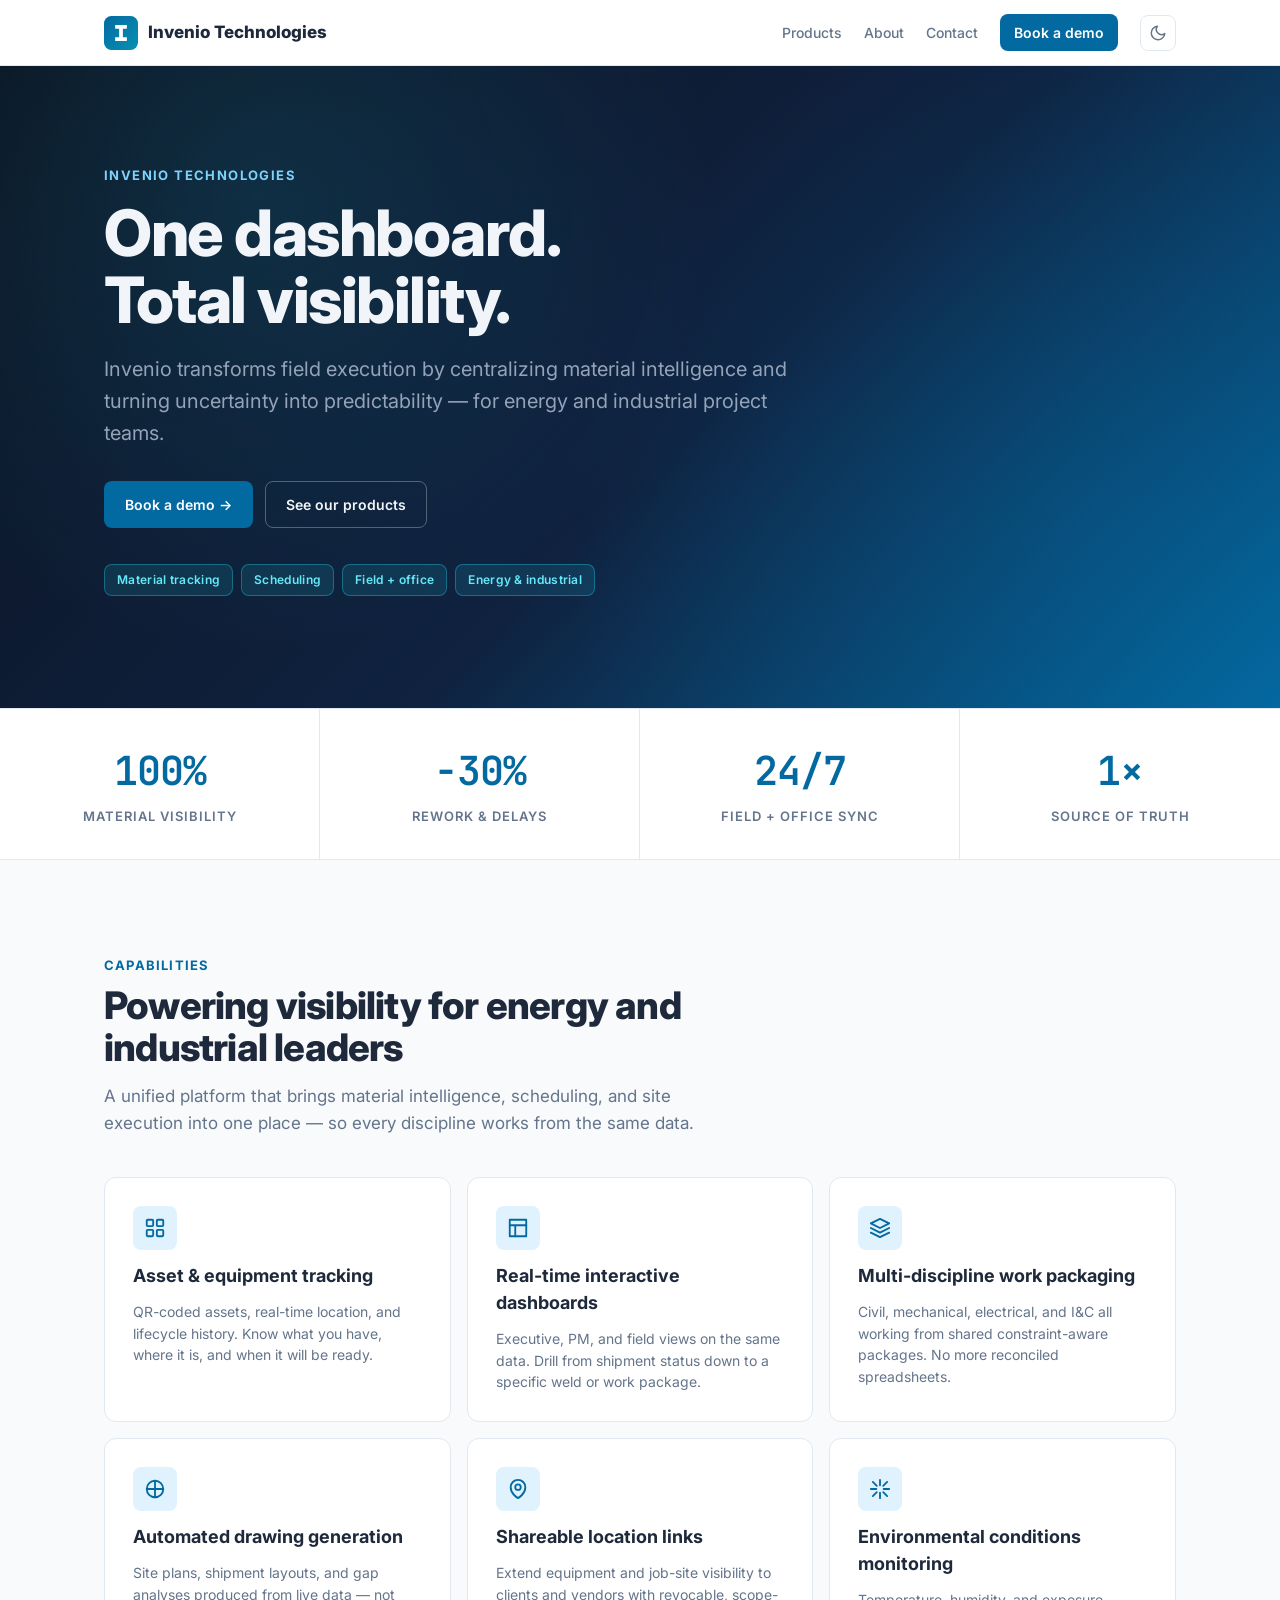
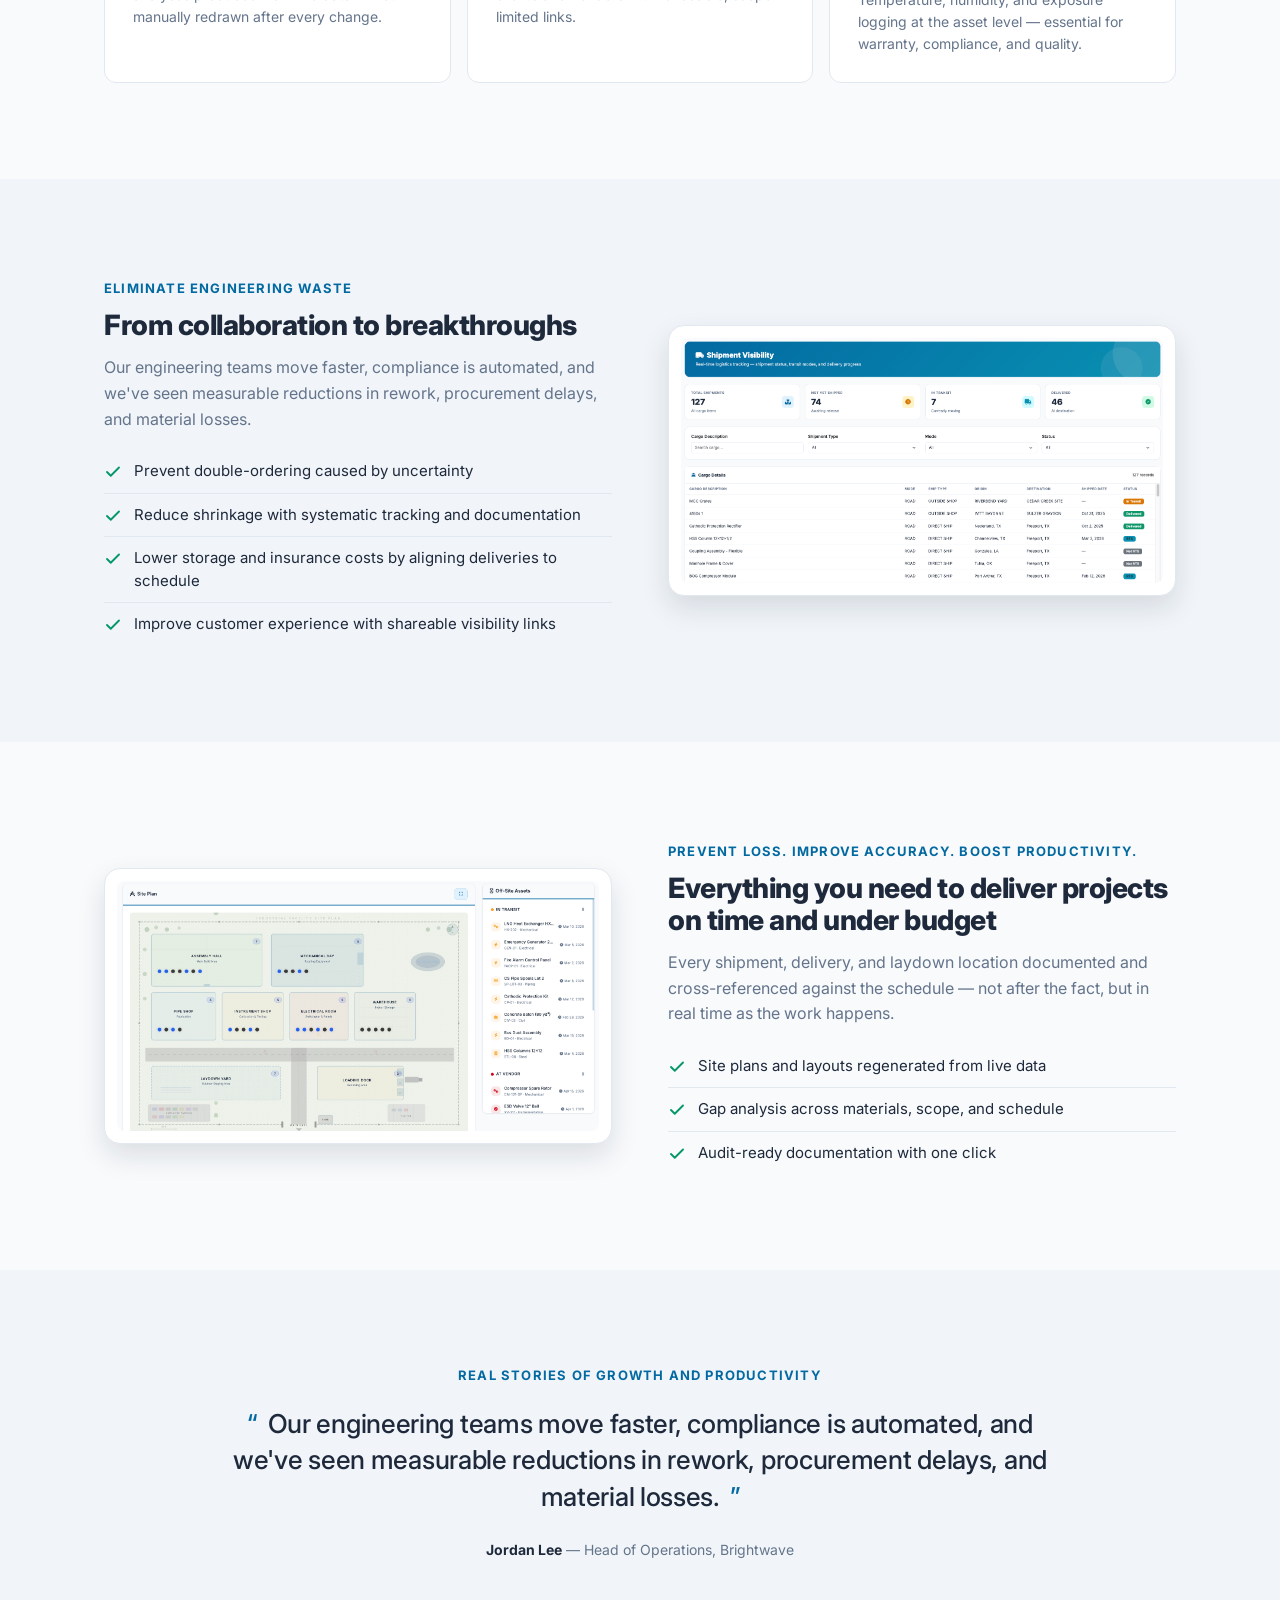
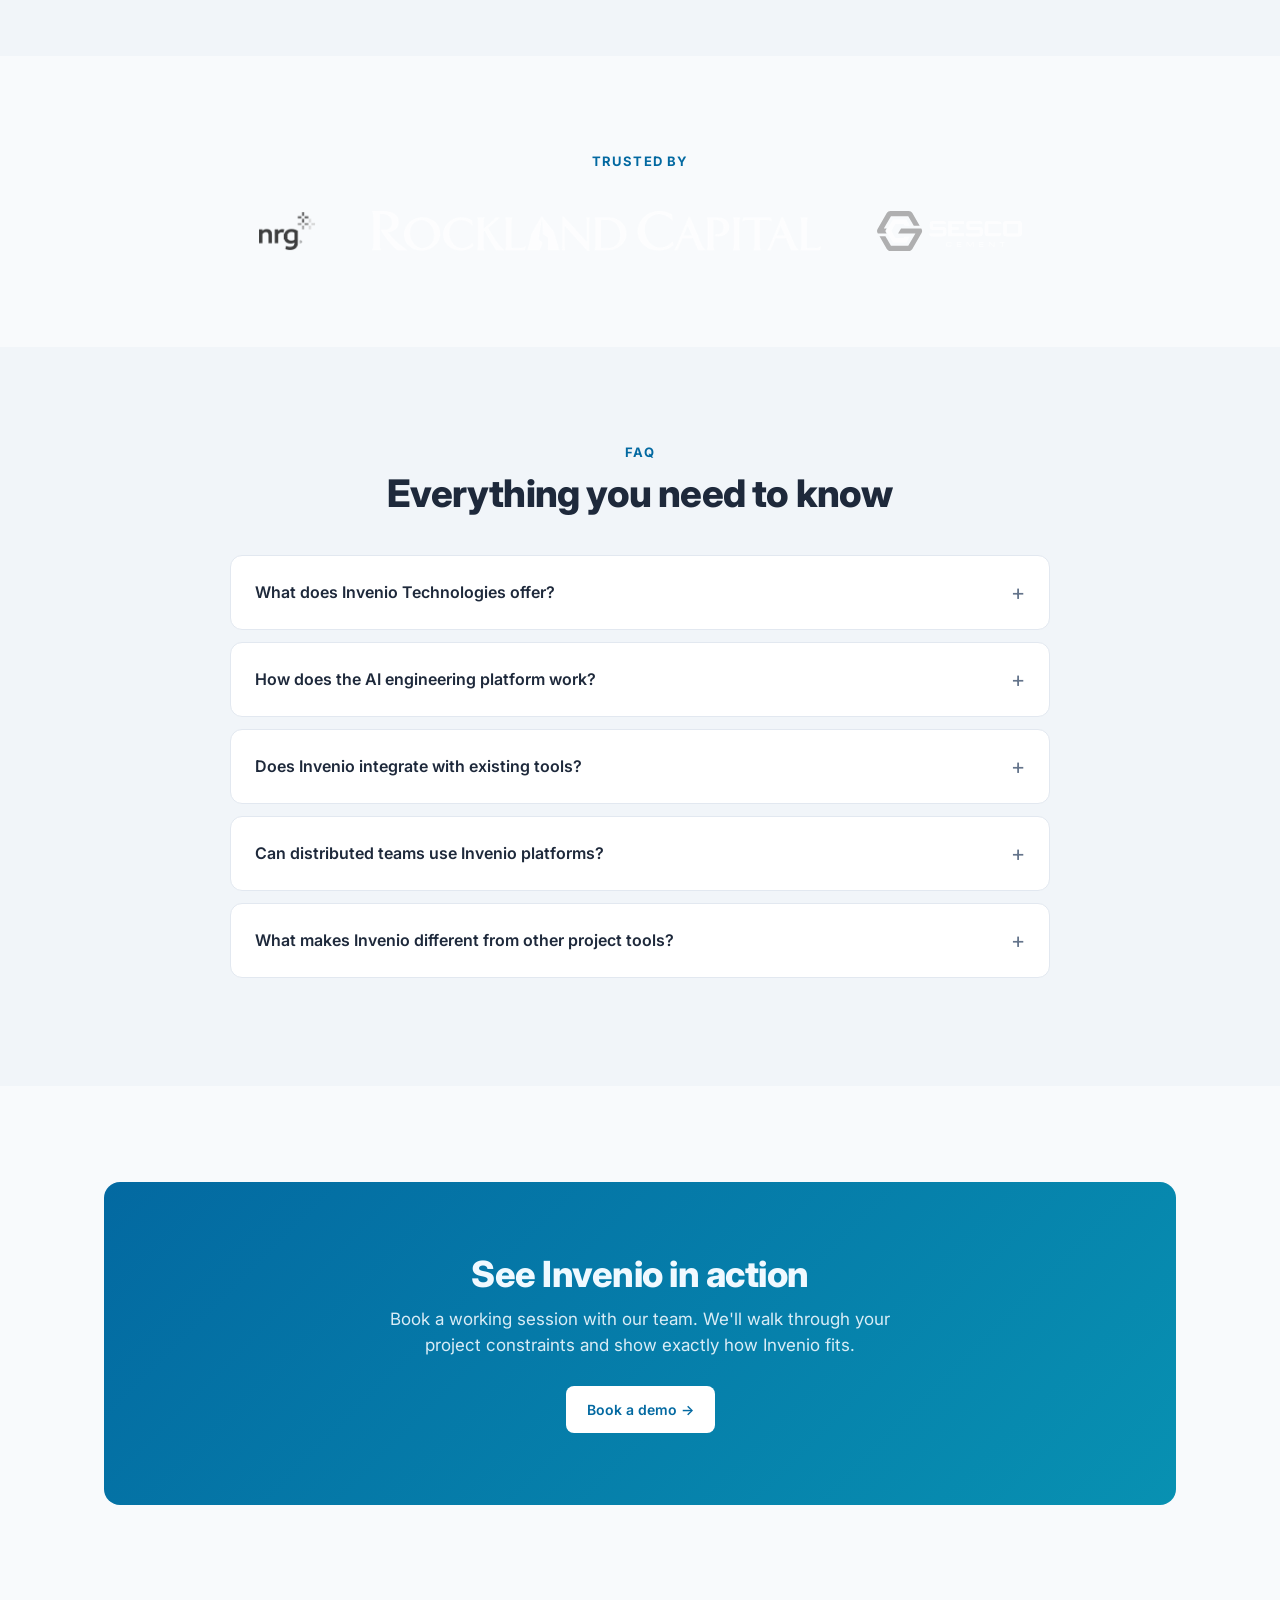
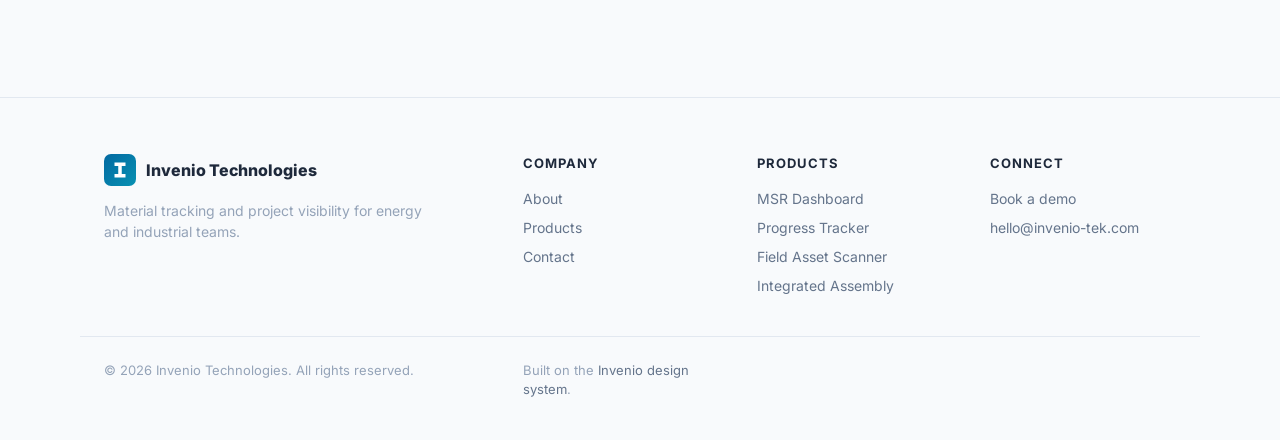
<file: index.html>
<!DOCTYPE html>
<html lang="en">
<head>
<meta charset="UTF-8">
<meta name="viewport" content="width=device-width, initial-scale=1.0">
<title>Invenio Technologies — One dashboard. Total visibility.</title>
<meta name="description" content="Invenio Technologies builds material-tracking, scheduling, and visibility software for energy and industrial project teams.">
<meta property="og:title" content="Invenio Technologies">
<meta property="og:description" content="Material tracking and project visibility for energy and industrial teams.">
<meta property="og:type" content="website">
<link rel="icon" type="image/svg+xml" href="favicon.svg">
<link rel="preconnect" href="https://fonts.googleapis.com">
<link rel="preconnect" href="https://fonts.gstatic.com" crossorigin>
<link href="https://fonts.googleapis.com/css2?family=Inter:wght@400;500;600;700;800;900&family=JetBrains+Mono:wght@400;600&display=swap" rel="stylesheet">
<style>
  :root,
  [data-theme="light"] {
    --canvas: #f8fafc;
    --surface: #ffffff;
    --raised: #f1f5f9;
    --border: #e2e8f0;
    --border-strong: #cbd5e1;
    --text: #1e293b;
    --text-muted: #64748b;
    --text-subtle: #94a3b8;
    --text-inverse: #ffffff;
    --primary: #0369a1;
    --primary-hover: #075985;
    --primary-soft: #e0f2fe;
    --accent: #0891b2;
    --accent-soft: #cffafe;
    --success: #059669;
    --radius-sm: 6px;
    --radius-md: 8px;
    --radius-lg: 12px;
    --radius-xl: 16px;
    --shadow-sm: 0 1px 2px rgba(15,23,42,0.05);
    --shadow-md: 0 4px 12px rgba(15,23,42,0.08);
    --shadow-lg: 0 12px 28px rgba(15,23,42,0.12);
    --nav-bg: rgba(255,255,255,0.92);
    --hero-bg: linear-gradient(135deg, #0B1220 0%, #0F2240 55%, #0369A1 100%);
    --hero-text: #F1F5F9;
    --hero-muted: #94A3B8;
    --motion-fast: 120ms;
    --motion-standard: 180ms;
    --ease-standard: cubic-bezier(0.2, 0, 0, 1);
    --mono: 'JetBrains Mono', ui-monospace, Menlo, monospace;
  }
  [data-theme="dark"] {
    --canvas: #0b1220;
    --surface: #111a2e;
    --raised: #1a2744;
    --border: #334155;
    --border-strong: #475569;
    --text: #f1f5f9;
    --text-muted: #94a3b8;
    --text-subtle: #64748b;
    --text-inverse: #0b1220;
    --primary: #22d3ee;
    --primary-hover: #67e8f9;
    --primary-soft: rgba(34,211,238,0.14);
    --accent: #0891b2;
    --accent-soft: rgba(8,145,178,0.18);
    --success: #10b981;
    --nav-bg: rgba(11,18,32,0.88);
    --shadow-sm: 0 1px 2px rgba(0,0,0,0.4);
    --shadow-md: 0 4px 12px rgba(0,0,0,0.5);
    --shadow-lg: 0 12px 28px rgba(0,0,0,0.6);
    --hero-bg: linear-gradient(135deg, #05070D 0%, #0B1220 55%, #0E3A5F 100%);
  }
  * { margin: 0; padding: 0; box-sizing: border-box; }
  html { scroll-behavior: smooth; }
  body {
    font-family: 'Inter', system-ui, -apple-system, sans-serif;
    background: var(--canvas);
    color: var(--text);
    line-height: 1.5;
    -webkit-font-smoothing: antialiased;
    transition: background-color var(--motion-standard) var(--ease-standard), color var(--motion-standard) var(--ease-standard);
  }
  a { color: var(--primary); text-decoration: none; }
  a:hover { color: var(--primary-hover); }
  img { max-width: 100%; display: block; }
  code {
    font-family: var(--mono);
    font-size: 0.9em;
    background: var(--raised);
    padding: 2px 6px;
    border-radius: var(--radius-sm);
  }

  .container { max-width: 1120px; margin: 0 auto; padding: 0 24px; }

  /* ── Nav ──────────────────────────────────────────── */
  nav {
    background: var(--nav-bg);
    backdrop-filter: blur(12px);
    -webkit-backdrop-filter: blur(12px);
    border-bottom: 1px solid var(--border);
    padding: 14px 0;
    position: sticky; top: 0; z-index: 100;
  }
  nav .container { display: flex; align-items: center; justify-content: space-between; gap: 16px; }
  .logo { display: flex; align-items: center; gap: 10px; font-weight: 800; font-size: 17px; color: var(--text); }
  .logo img { width: 34px; height: 34px; display: block; }
  .nav-links { display: flex; gap: 22px; align-items: center; }
  .nav-links a { color: var(--text-muted); font-size: 14px; font-weight: 500; }
  .nav-links a:hover { color: var(--primary); }
  .nav-links a.cta {
    background: var(--primary); color: var(--text-inverse);
    padding: 8px 14px; border-radius: var(--radius-md); font-weight: 600;
  }
  .nav-links a.cta:hover { background: var(--primary-hover); color: var(--text-inverse); }
  .theme-toggle {
    display: inline-flex; align-items: center; justify-content: center;
    width: 36px; height: 36px;
    border: 1px solid var(--border); background: var(--surface); color: var(--text-muted);
    border-radius: var(--radius-md); cursor: pointer;
    transition: color var(--motion-fast) var(--ease-standard), border-color var(--motion-fast) var(--ease-standard);
  }
  .theme-toggle:hover { color: var(--primary); border-color: var(--primary); }
  .theme-toggle svg { width: 18px; height: 18px; }
  [data-theme="light"] .theme-toggle .icon-sun { display: none; }
  [data-theme="dark"] .theme-toggle .icon-moon { display: none; }

  /* ── Hero ─────────────────────────────────────────── */
  .hero {
    background: var(--hero-bg);
    color: var(--hero-text);
    padding: 96px 0 112px;
    position: relative; overflow: hidden;
  }
  .hero::after {
    content: ""; position: absolute; inset: 0;
    background-image:
      radial-gradient(circle at 20% 20%, rgba(34,211,238,0.12), transparent 40%),
      radial-gradient(circle at 85% 70%, rgba(3,105,161,0.22), transparent 45%);
    pointer-events: none;
  }
  .hero .container { position: relative; z-index: 1; }
  .hero .eyebrow {
    font-size: 13px; font-weight: 700; letter-spacing: 1.4px; text-transform: uppercase;
    color: #7dd3fc;
  }
  .hero h1 {
    font-size: 64px; font-weight: 800; line-height: 1.04;
    letter-spacing: -1.5px;
    margin: 14px 0 20px;
    max-width: 860px;
  }
  .hero p.lead {
    font-size: 20px; color: var(--hero-muted);
    max-width: 700px; line-height: 1.6;
  }
  .hero-actions {
    display: flex; gap: 12px; flex-wrap: wrap; margin-top: 32px;
  }
  .btn {
    display: inline-flex; align-items: center; gap: 8px;
    padding: 12px 20px; border-radius: var(--radius-md);
    font-size: 14px; font-weight: 600; border: 1px solid transparent;
    transition: background var(--motion-fast) var(--ease-standard), color var(--motion-fast) var(--ease-standard), border-color var(--motion-fast) var(--ease-standard);
    cursor: pointer;
  }
  .btn-primary { background: var(--primary); color: var(--text-inverse); }
  .btn-primary:hover { background: var(--primary-hover); color: var(--text-inverse); }
  .btn-ghost {
    background: transparent; color: var(--hero-text);
    border-color: rgba(241,245,249,0.3);
  }
  .btn-ghost:hover { border-color: rgba(241,245,249,0.7); color: var(--hero-text); }
  .hero-badges {
    display: flex; flex-wrap: wrap; gap: 8px; margin-top: 36px;
  }
  .hero-badges .badge {
    display: inline-flex; align-items: center;
    padding: 6px 12px; border-radius: var(--radius-md);
    font-size: 12px; font-weight: 600; letter-spacing: 0.3px;
    background: rgba(34,211,238,0.12); color: #67e8f9;
    border: 1px solid rgba(34,211,238,0.35);
  }

  /* ── Section scaffolding ──────────────────────────── */
  .section { padding: 96px 0; }
  .section.alt { background: var(--raised); }
  .section-head { margin-bottom: 40px; max-width: 720px; }
  .section-head .eyebrow {
    font-size: 13px; font-weight: 700; letter-spacing: 1.2px;
    text-transform: uppercase; color: var(--primary); display: block;
  }
  .section-head h2 {
    font-size: 38px; font-weight: 800; letter-spacing: -0.8px;
    line-height: 1.1; margin-top: 10px;
  }
  .section-head p {
    color: var(--text-muted); font-size: 17px; line-height: 1.6;
    margin-top: 14px; max-width: 640px;
  }

  /* ── Feature card grid ────────────────────────────── */
  .card-grid {
    display: grid;
    grid-template-columns: repeat(auto-fit, minmax(280px, 1fr));
    gap: 16px;
  }
  .card {
    background: var(--surface);
    border: 1px solid var(--border);
    border-radius: var(--radius-lg);
    padding: 28px;
    text-decoration: none;
    color: inherit;
    transition: transform var(--motion-fast) var(--ease-standard), border-color var(--motion-fast) var(--ease-standard), box-shadow var(--motion-fast) var(--ease-standard);
    display: flex; flex-direction: column; gap: 12px;
  }
  .card:hover {
    border-color: var(--primary);
    transform: translateY(-2px);
    box-shadow: var(--shadow-md);
    color: inherit;
  }
  .card-icon {
    width: 44px; height: 44px;
    border-radius: var(--radius-md);
    background: var(--primary-soft); color: var(--primary);
    display: inline-flex; align-items: center; justify-content: center;
  }
  .card-icon svg { width: 22px; height: 22px; }
  .card h3 { font-size: 18px; font-weight: 700; }
  .card p { font-size: 14px; color: var(--text-muted); line-height: 1.55; }

  /* ── Metric strip ─────────────────────────────────── */
  .metrics {
    display: grid;
    grid-template-columns: repeat(auto-fit, minmax(180px, 1fr));
    gap: 0;
    border-top: 1px solid var(--border);
    border-bottom: 1px solid var(--border);
    background: var(--surface);
  }
  .metric {
    padding: 32px 24px;
    text-align: center;
    border-right: 1px solid var(--border);
  }
  .metric:last-child { border-right: none; }
  .metric .value {
    font-family: var(--mono); font-weight: 600;
    font-size: 40px; color: var(--primary); letter-spacing: -1px;
  }
  .metric .label {
    margin-top: 6px; font-size: 13px; color: var(--text-muted);
    text-transform: uppercase; letter-spacing: 1px; font-weight: 600;
  }

  /* ── Split: narrative + screenshot ───────────────── */
  .split {
    display: grid; grid-template-columns: 1fr 1fr; gap: 56px;
    align-items: center;
  }
  .split h3 {
    font-size: 28px; font-weight: 800; letter-spacing: -0.5px;
    line-height: 1.15; margin-bottom: 14px;
  }
  .split p { color: var(--text-muted); font-size: 16px; line-height: 1.6; margin-bottom: 14px; }
  .split ul { list-style: none; margin-top: 18px; }
  .split li {
    padding: 10px 0;
    border-top: 1px solid var(--border);
    display: flex; gap: 12px; align-items: start;
    font-size: 15px;
  }
  .split li:first-child { border-top: none; }
  .split li svg {
    flex-shrink: 0; width: 18px; height: 18px; color: var(--success);
    margin-top: 3px;
  }
  .split-visual {
    background: var(--surface);
    border: 1px solid var(--border);
    border-radius: var(--radius-xl);
    box-shadow: var(--shadow-lg);
    padding: 12px;
    overflow: hidden;
  }
  .split-visual img {
    width: 100%; height: auto; border-radius: var(--radius-md);
    display: block;
  }

  /* ── Testimonial ──────────────────────────────────── */
  .testimonial {
    max-width: 820px; margin: 0 auto; text-align: center;
  }
  .testimonial blockquote {
    font-size: 26px; font-weight: 500; line-height: 1.4;
    letter-spacing: -0.3px; color: var(--text);
  }
  .testimonial blockquote::before { content: "\201C"; color: var(--primary); margin-right: 4px; }
  .testimonial blockquote::after { content: "\201D"; color: var(--primary); margin-left: 4px; }
  .testimonial cite {
    display: block; margin-top: 24px;
    font-style: normal; font-size: 14px; color: var(--text-muted);
  }
  .testimonial cite strong { color: var(--text); }

  /* ── Clients / logos ──────────────────────────────── */
  .clients {
    display: flex; flex-wrap: wrap; justify-content: center;
    gap: 56px; align-items: center; opacity: 0.75;
  }
  .clients img { max-height: 40px; width: auto; filter: grayscale(1); }
  [data-theme="dark"] .clients img { filter: grayscale(1) invert(1) brightness(1.2); }

  /* ── FAQ ──────────────────────────────────────────── */
  .faq { max-width: 820px; margin: 0 auto; }
  .faq details {
    background: var(--surface);
    border: 1px solid var(--border);
    border-radius: var(--radius-lg);
    padding: 20px 24px;
    margin-bottom: 12px;
    transition: border-color var(--motion-fast) var(--ease-standard);
  }
  .faq details[open] { border-color: var(--primary); }
  .faq summary {
    cursor: pointer; list-style: none;
    font-size: 16px; font-weight: 600;
    display: flex; justify-content: space-between; align-items: center;
    gap: 16px;
  }
  .faq summary::-webkit-details-marker { display: none; }
  .faq summary::after {
    content: "+"; font-size: 22px; color: var(--text-muted);
    font-weight: 400; transition: transform var(--motion-fast) var(--ease-standard);
  }
  .faq details[open] summary::after { content: "\2212"; color: var(--primary); }
  .faq p {
    margin-top: 12px; color: var(--text-muted); font-size: 15px; line-height: 1.6;
  }

  /* ── CTA band ─────────────────────────────────────── */
  .cta-band {
    background: linear-gradient(135deg, #0369A1 0%, #0891B2 100%);
    color: #F0F9FF;
    text-align: center;
    padding: 72px 24px;
    border-radius: var(--radius-xl);
    max-width: 1072px; margin: 0 auto;
  }
  .cta-band h2 {
    font-size: 36px; font-weight: 800; letter-spacing: -0.5px;
    line-height: 1.15; margin-bottom: 12px;
  }
  .cta-band p { font-size: 17px; opacity: 0.9; max-width: 560px; margin: 0 auto 28px; }
  .cta-band .btn-primary {
    background: #FFFFFF; color: #0369A1;
  }
  .cta-band .btn-primary:hover { background: #F0F9FF; color: #075985; }

  /* ── Footer ───────────────────────────────────────── */
  footer {
    padding: 56px 0 40px;
    border-top: 1px solid var(--border);
    color: var(--text-subtle); font-size: 14px;
    margin-top: 96px;
  }
  footer .container {
    display: grid; grid-template-columns: 2fr 1fr 1fr 1fr; gap: 48px;
  }
  footer h4 {
    font-size: 13px; font-weight: 700; text-transform: uppercase;
    letter-spacing: 1px; color: var(--text); margin-bottom: 14px;
  }
  footer ul { list-style: none; }
  footer li { margin-bottom: 8px; }
  footer a { color: var(--text-muted); }
  footer a:hover { color: var(--primary); }
  .footer-brand { display: flex; align-items: center; gap: 10px; margin-bottom: 14px; }
  .footer-brand img { width: 32px; height: 32px; }
  .footer-brand span { font-weight: 800; font-size: 16px; color: var(--text); }
  .footer-bottom {
    max-width: 1120px; margin: 32px auto 0;
    padding: 24px 24px 0;
    border-top: 1px solid var(--border);
    display: flex; justify-content: space-between; flex-wrap: wrap; gap: 12px;
    color: var(--text-subtle); font-size: 13px;
  }

  /* ── Responsive ───────────────────────────────────── */
  @media (max-width: 860px) {
    .hero { padding: 72px 0 80px; }
    .hero h1 { font-size: 44px; letter-spacing: -1px; }
    .hero p.lead { font-size: 18px; }
    .section { padding: 72px 0; }
    .section-head h2 { font-size: 30px; }
    .split { grid-template-columns: 1fr; gap: 32px; }
    .metric { border-right: none; border-bottom: 1px solid var(--border); }
    .metric:last-child { border-bottom: none; }
    footer .container { grid-template-columns: 1fr 1fr; }
  }
  @media (max-width: 560px) {
    .nav-links a:not(.cta):not(.theme-toggle) { display: none; }
    .hero h1 { font-size: 36px; }
    .cta-band h2 { font-size: 26px; }
    footer .container { grid-template-columns: 1fr; }
  }
</style>
</head>
<body>

<nav>
  <div class="container">
    <a href="/" class="logo">
      <img src="brand/invenio-mark.svg" alt="" id="logo-mark">
      <span>Invenio Technologies</span>
    </a>
    <div class="nav-links">
      <a href="portfolio.html">Products</a>
      <a href="about.html">About</a>
      <a href="contact.html">Contact</a>
      <a href="contact.html" class="cta">Book a demo</a>
      <button type="button" id="theme-toggle" class="theme-toggle" aria-label="Toggle color theme">
        <svg class="icon-moon" viewBox="0 0 24 24" fill="none" stroke="currentColor" stroke-width="2" stroke-linecap="round" stroke-linejoin="round"><path d="M21 12.79A9 9 0 1 1 11.21 3 7 7 0 0 0 21 12.79z"/></svg>
        <svg class="icon-sun" viewBox="0 0 24 24" fill="none" stroke="currentColor" stroke-width="2" stroke-linecap="round" stroke-linejoin="round"><circle cx="12" cy="12" r="4"/><path d="M12 2v2M12 20v2M4.93 4.93l1.41 1.41M17.66 17.66l1.41 1.41M2 12h2M20 12h2M4.93 19.07l1.41-1.41M17.66 6.34l1.41-1.41"/></svg>
      </button>
    </div>
  </div>
</nav>

<!-- ── HERO ─────────────────────────────────────────── -->
<header class="hero">
  <div class="container">
    <span class="eyebrow">Invenio Technologies</span>
    <h1>One dashboard.<br>Total visibility.</h1>
    <p class="lead">Invenio transforms field execution by centralizing material intelligence and turning uncertainty into predictability — for energy and industrial project teams.</p>
    <div class="hero-actions">
      <a href="contact.html" class="btn btn-primary">Book a demo →</a>
      <a href="portfolio.html" class="btn btn-ghost">See our products</a>
    </div>
    <div class="hero-badges">
      <span class="badge">Material tracking</span>
      <span class="badge">Scheduling</span>
      <span class="badge">Field + office</span>
      <span class="badge">Energy &amp; industrial</span>
    </div>
  </div>
</header>

<!-- ── METRIC STRIP ─────────────────────────────────── -->
<div class="metrics">
  <div class="metric"><div class="value">100%</div><div class="label">Material visibility</div></div>
  <div class="metric"><div class="value">-30%</div><div class="label">Rework &amp; delays</div></div>
  <div class="metric"><div class="value">24/7</div><div class="label">Field + office sync</div></div>
  <div class="metric"><div class="value">1×</div><div class="label">Source of truth</div></div>
</div>

<!-- ── CAPABILITIES ─────────────────────────────────── -->
<section class="section">
  <div class="container">
    <div class="section-head">
      <span class="eyebrow">Capabilities</span>
      <h2>Powering visibility for energy and industrial leaders</h2>
      <p>A unified platform that brings material intelligence, scheduling, and site execution into one place — so every discipline works from the same data.</p>
    </div>
    <div class="card-grid">

      <div class="card">
        <span class="card-icon">
          <svg viewBox="0 0 24 24" fill="none" stroke="currentColor" stroke-width="2" stroke-linecap="round" stroke-linejoin="round"><rect x="3" y="3" width="7" height="7" rx="1"/><rect x="14" y="3" width="7" height="7" rx="1"/><rect x="3" y="14" width="7" height="7" rx="1"/><rect x="14" y="14" width="7" height="7" rx="1"/></svg>
        </span>
        <h3>Asset &amp; equipment tracking</h3>
        <p>QR-coded assets, real-time location, and lifecycle history. Know what you have, where it is, and when it will be ready.</p>
      </div>

      <div class="card">
        <span class="card-icon">
          <svg viewBox="0 0 24 24" fill="none" stroke="currentColor" stroke-width="2" stroke-linecap="round" stroke-linejoin="round"><path d="M3 3h18v18H3z"/><path d="M3 9h18M9 21V9"/></svg>
        </span>
        <h3>Real-time interactive dashboards</h3>
        <p>Executive, PM, and field views on the same data. Drill from shipment status down to a specific weld or work package.</p>
      </div>

      <div class="card">
        <span class="card-icon">
          <svg viewBox="0 0 24 24" fill="none" stroke="currentColor" stroke-width="2" stroke-linecap="round" stroke-linejoin="round"><path d="M2 12l10 5 10-5"/><path d="M2 7l10 5 10-5L12 2 2 7z"/><path d="M2 17l10 5 10-5"/></svg>
        </span>
        <h3>Multi-discipline work packaging</h3>
        <p>Civil, mechanical, electrical, and I&amp;C all working from shared constraint-aware packages. No more reconciled spreadsheets.</p>
      </div>

      <div class="card">
        <span class="card-icon">
          <svg viewBox="0 0 24 24" fill="none" stroke="currentColor" stroke-width="2" stroke-linecap="round" stroke-linejoin="round"><path d="M12 3v18M3 12h18"/><circle cx="12" cy="12" r="9"/></svg>
        </span>
        <h3>Automated drawing generation</h3>
        <p>Site plans, shipment layouts, and gap analyses produced from live data — not manually redrawn after every change.</p>
      </div>

      <div class="card">
        <span class="card-icon">
          <svg viewBox="0 0 24 24" fill="none" stroke="currentColor" stroke-width="2" stroke-linecap="round" stroke-linejoin="round"><path d="M12 22s-8-4.5-8-12a8 8 0 1 1 16 0c0 7.5-8 12-8 12z"/><circle cx="12" cy="10" r="3"/></svg>
        </span>
        <h3>Shareable location links</h3>
        <p>Extend equipment and job-site visibility to clients and vendors with revocable, scope-limited links.</p>
      </div>

      <div class="card">
        <span class="card-icon">
          <svg viewBox="0 0 24 24" fill="none" stroke="currentColor" stroke-width="2" stroke-linecap="round" stroke-linejoin="round"><path d="M12 2v6M12 16v6M4.2 4.2l4.3 4.3M15.5 15.5l4.3 4.3M2 12h6M16 12h6M4.2 19.8l4.3-4.3M15.5 8.5l4.3-4.3"/></svg>
        </span>
        <h3>Environmental conditions monitoring</h3>
        <p>Temperature, humidity, and exposure logging at the asset level — essential for warranty, compliance, and quality.</p>
      </div>

    </div>
  </div>
</section>

<!-- ── SPLIT: shipment visibility ───────────────────── -->
<section class="section alt">
  <div class="container">
    <div class="split">
      <div>
        <span class="eyebrow" style="color: var(--primary); font-size: 13px; font-weight: 700; letter-spacing: 1.2px; text-transform: uppercase;">Eliminate engineering waste</span>
        <h3 style="margin-top: 10px;">From collaboration to breakthroughs</h3>
        <p>Our engineering teams move faster, compliance is automated, and we've seen measurable reductions in rework, procurement delays, and material losses.</p>
        <ul>
          <li>
            <svg viewBox="0 0 24 24" fill="none" stroke="currentColor" stroke-width="2.5" stroke-linecap="round" stroke-linejoin="round"><polyline points="20 6 9 17 4 12"/></svg>
            Prevent double-ordering caused by uncertainty
          </li>
          <li>
            <svg viewBox="0 0 24 24" fill="none" stroke="currentColor" stroke-width="2.5" stroke-linecap="round" stroke-linejoin="round"><polyline points="20 6 9 17 4 12"/></svg>
            Reduce shrinkage with systematic tracking and documentation
          </li>
          <li>
            <svg viewBox="0 0 24 24" fill="none" stroke="currentColor" stroke-width="2.5" stroke-linecap="round" stroke-linejoin="round"><polyline points="20 6 9 17 4 12"/></svg>
            Lower storage and insurance costs by aligning deliveries to schedule
          </li>
          <li>
            <svg viewBox="0 0 24 24" fill="none" stroke="currentColor" stroke-width="2.5" stroke-linecap="round" stroke-linejoin="round"><polyline points="20 6 9 17 4 12"/></svg>
            Improve customer experience with shareable visibility links
          </li>
        </ul>
      </div>
      <div class="split-visual">
        <img src="DigitalProduct/ShipmentVisibility.png" alt="Invenio shipment visibility dashboard" loading="lazy">
      </div>
    </div>
  </div>
</section>

<!-- ── SPLIT: site plan ─────────────────────────────── -->
<section class="section">
  <div class="container">
    <div class="split">
      <div class="split-visual">
        <img src="DigitalProduct/SitePlan.png" alt="Automatically generated site plan" loading="lazy">
      </div>
      <div>
        <span class="eyebrow" style="color: var(--primary); font-size: 13px; font-weight: 700; letter-spacing: 1.2px; text-transform: uppercase;">Prevent loss. Improve accuracy. Boost productivity.</span>
        <h3 style="margin-top: 10px;">Everything you need to deliver projects on time and under budget</h3>
        <p>Every shipment, delivery, and laydown location documented and cross-referenced against the schedule — not after the fact, but in real time as the work happens.</p>
        <ul>
          <li>
            <svg viewBox="0 0 24 24" fill="none" stroke="currentColor" stroke-width="2.5" stroke-linecap="round" stroke-linejoin="round"><polyline points="20 6 9 17 4 12"/></svg>
            Site plans and layouts regenerated from live data
          </li>
          <li>
            <svg viewBox="0 0 24 24" fill="none" stroke="currentColor" stroke-width="2.5" stroke-linecap="round" stroke-linejoin="round"><polyline points="20 6 9 17 4 12"/></svg>
            Gap analysis across materials, scope, and schedule
          </li>
          <li>
            <svg viewBox="0 0 24 24" fill="none" stroke="currentColor" stroke-width="2.5" stroke-linecap="round" stroke-linejoin="round"><polyline points="20 6 9 17 4 12"/></svg>
            Audit-ready documentation with one click
          </li>
        </ul>
      </div>
    </div>
  </div>
</section>

<!-- ── TESTIMONIAL ──────────────────────────────────── -->
<section class="section alt">
  <div class="container">
    <div class="testimonial">
      <span class="eyebrow" style="color: var(--primary); font-size: 13px; font-weight: 700; letter-spacing: 1.2px; text-transform: uppercase; display: block; margin-bottom: 20px;">Real stories of growth and productivity</span>
      <blockquote>
        Our engineering teams move faster, compliance is automated, and we've seen measurable reductions in rework, procurement delays, and material losses.
      </blockquote>
      <cite><strong>Jordan Lee</strong> — Head of Operations, Brightwave</cite>
    </div>
  </div>
</section>

<!-- ── CLIENT LOGOS ─────────────────────────────────── -->
<section class="section">
  <div class="container">
    <div class="section-head" style="text-align: center; margin: 0 auto 40px; max-width: 600px;">
      <span class="eyebrow" style="color: var(--primary); font-size: 13px; font-weight: 700; letter-spacing: 1.2px; text-transform: uppercase;">Trusted by</span>
    </div>
    <div class="clients">
      <img src="NRG_Energy_logo.png" alt="NRG Energy">
      <img src="rockland-logo-white.png" alt="Rockland">
      <img src="SESCO-Logo2.svg" alt="SESCO">
    </div>
  </div>
</section>

<!-- ── FAQ ──────────────────────────────────────────── -->
<section class="section alt">
  <div class="container">
    <div class="section-head" style="text-align: center; margin: 0 auto 40px; max-width: 620px;">
      <span class="eyebrow">FAQ</span>
      <h2>Everything you need to know</h2>
    </div>
    <div class="faq">
      <details>
        <summary>What does Invenio Technologies offer?</summary>
        <p>An integrated platform for tracking materials, equipment, and project execution across energy and industrial builds — from design through commissioning. Our products cover asset tracking, shipment visibility, multi-discipline work packaging, and real-time dashboards.</p>
      </details>
      <details>
        <summary>How does the AI engineering platform work?</summary>
        <p>We combine structured project data (materials, drawings, schedules, test packages) with AI-assisted workflows that draft site plans, detect gaps, flag schedule risk, and automate compliance documentation — keeping the human engineer in the loop at every step.</p>
      </details>
      <details>
        <summary>Does Invenio integrate with existing tools?</summary>
        <p>Yes. We integrate with the ERPs, scheduling, document-control, and telematics systems our customers already run, and expose our own APIs and shareable links for downstream stakeholders.</p>
      </details>
      <details>
        <summary>Can distributed teams use Invenio platforms?</summary>
        <p>Yes. Our web and mobile surfaces are designed for field, office, and client use across sites and time zones, with offline-capable field workflows and role-scoped sharing.</p>
      </details>
      <details>
        <summary>What makes Invenio different from other project tools?</summary>
        <p>We treat material intelligence as the backbone of project visibility — not as an afterthought bolted onto a generic project-management tool. The result is one source of truth that procurement, engineering, and field crews all trust.</p>
      </details>
    </div>
  </div>
</section>

<!-- ── CTA BAND ─────────────────────────────────────── -->
<section style="padding: 96px 0;">
  <div class="cta-band">
    <h2>See Invenio in action</h2>
    <p>Book a working session with our team. We'll walk through your project constraints and show exactly how Invenio fits.</p>
    <a href="contact.html" class="btn btn-primary">Book a demo →</a>
  </div>
</section>

<!-- ── FOOTER ───────────────────────────────────────── -->
<footer>
  <div class="container">
    <div>
      <div class="footer-brand">
        <img src="brand/invenio-mark.svg" alt="" id="footer-mark">
        <span>Invenio Technologies</span>
      </div>
      <p style="max-width: 340px;">Material tracking and project visibility for energy and industrial teams.</p>
    </div>
    <div>
      <h4>Company</h4>
      <ul>
        <li><a href="about.html">About</a></li>
        <li><a href="portfolio.html">Products</a></li>
        <li><a href="contact.html">Contact</a></li>
      </ul>
    </div>
    <div>
      <h4>Products</h4>
      <ul>
        <li><a href="portfolio.html#msr">MSR Dashboard</a></li>
        <li><a href="portfolio.html#progress-tracker">Progress Tracker</a></li>
        <li><a href="portfolio.html#qr-scanner">Field Asset Scanner</a></li>
        <li><a href="portfolio.html#ia">Integrated Assembly</a></li>
      </ul>
    </div>
    <div>
      <h4>Connect</h4>
      <ul>
        <li><a href="contact.html">Book a demo</a></li>
        <li><a href="mailto:hello@invenio-tek.com">hello@invenio-tek.com</a></li>
      </ul>
    </div>
  </div>
  <div class="footer-bottom container">
    <div>© <span id="year"></span> Invenio Technologies. All rights reserved.</div>
    <div>Built on the <a href="https://github.com/TomEnglish/InvenioStyle">Invenio design system</a>.</div>
  </div>
</footer>

<script>
  (function () {
    var root = document.documentElement;
    var stored = null;
    try { stored = localStorage.getItem('invenio-theme'); } catch (_) {}
    var initial = stored || (window.matchMedia && window.matchMedia('(prefers-color-scheme: dark)').matches ? 'dark' : 'light');
    root.setAttribute('data-theme', initial);
    syncMark(initial);

    var btn = document.getElementById('theme-toggle');
    if (btn) btn.addEventListener('click', function () {
      var next = root.getAttribute('data-theme') === 'dark' ? 'light' : 'dark';
      root.setAttribute('data-theme', next);
      try { localStorage.setItem('invenio-theme', next); } catch (_) {}
      syncMark(next);
    });

    function syncMark(theme) {
      var src = theme === 'dark' ? 'brand/invenio-mark-dark.svg' : 'brand/invenio-mark.svg';
      var m1 = document.getElementById('logo-mark');
      var m2 = document.getElementById('footer-mark');
      if (m1) m1.src = src;
      if (m2) m2.src = src;
    }

    var y = document.getElementById('year');
    if (y) y.textContent = String(new Date().getFullYear());
  })();
</script>

</body>
</html>
</file>
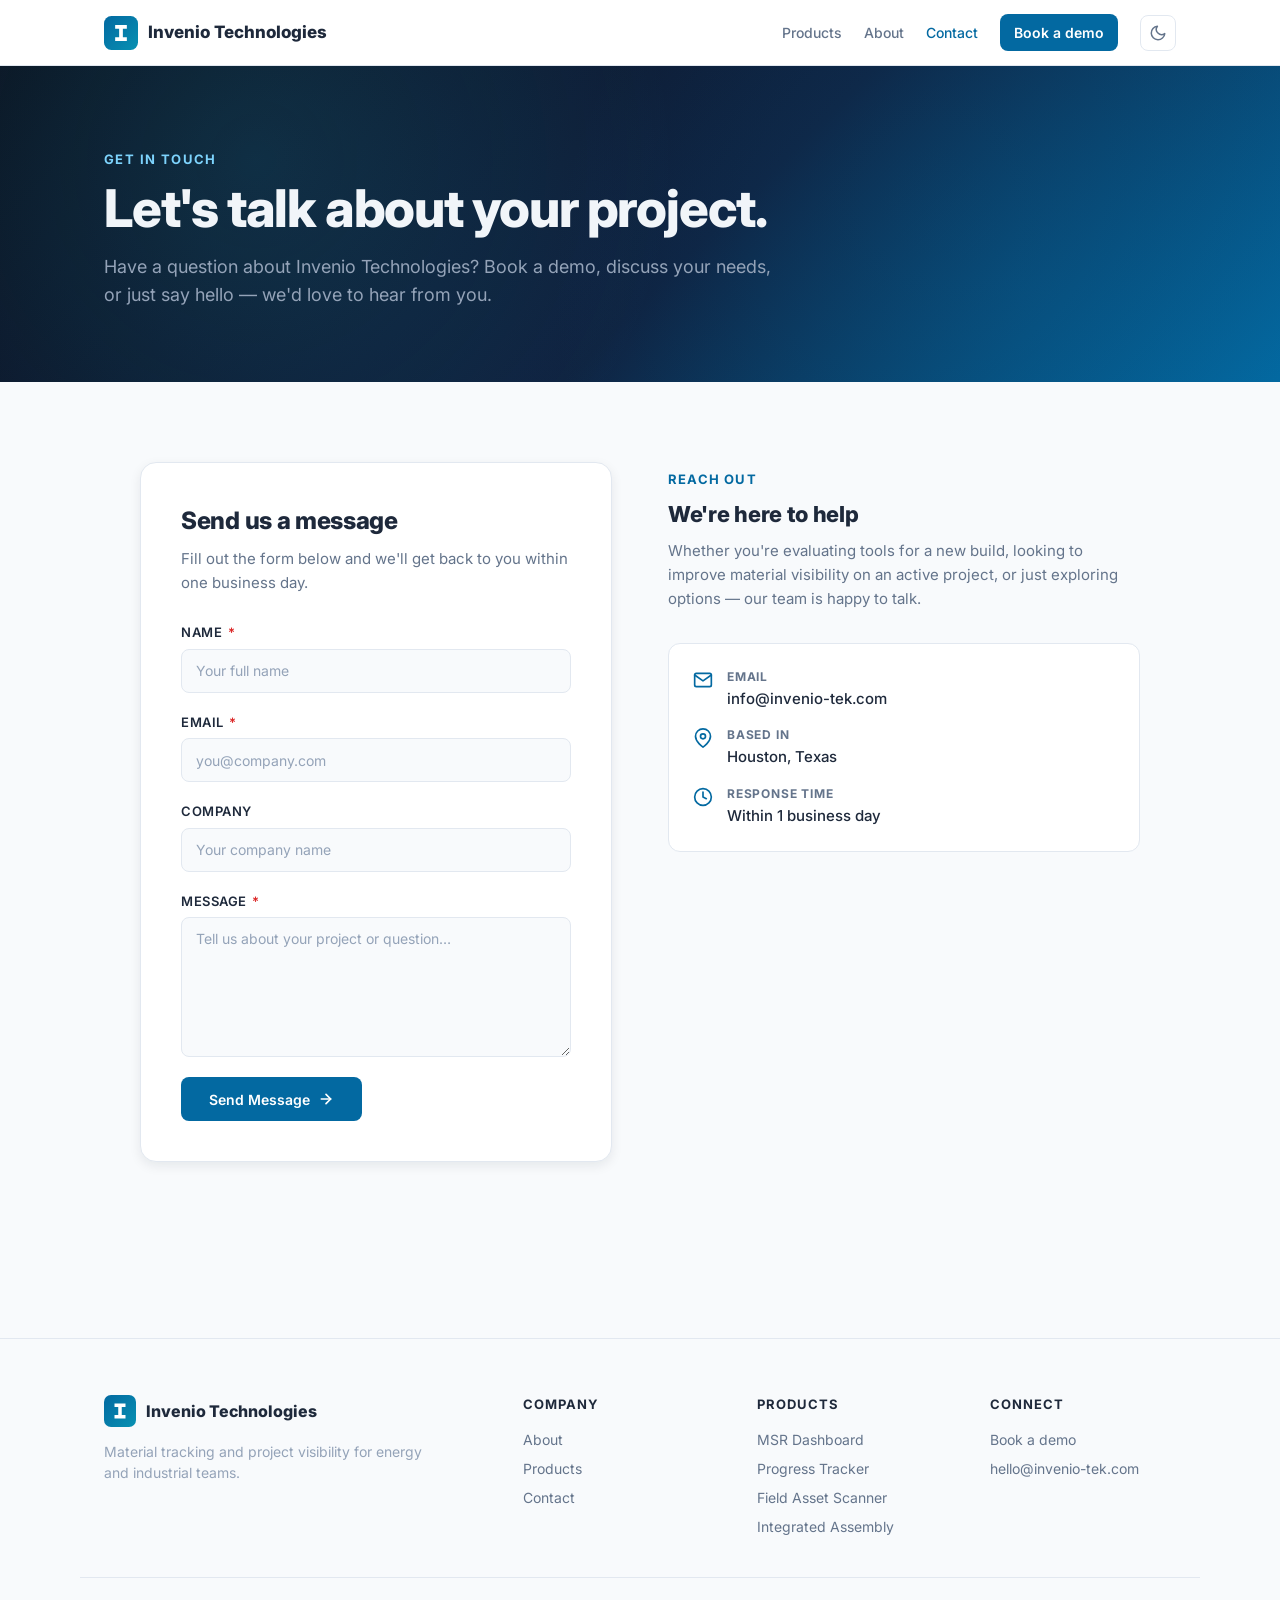
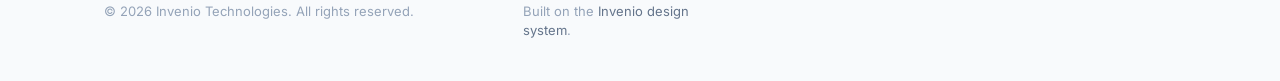
<file: contact.html>
<!DOCTYPE html>
<html lang="en">
<head>
<meta charset="UTF-8">
<meta name="viewport" content="width=device-width, initial-scale=1.0">
<title>Contact Us — Invenio Technologies</title>
<meta name="description" content="Get in touch with Invenio Technologies — book a demo, ask a question, or discuss your project needs.">
<meta property="og:title" content="Contact — Invenio Technologies">
<meta property="og:description" content="Book a demo or get in touch with the Invenio team.">
<meta property="og:type" content="website">
<link rel="icon" type="image/svg+xml" href="favicon.svg">
<link rel="preconnect" href="https://fonts.googleapis.com">
<link rel="preconnect" href="https://fonts.gstatic.com" crossorigin>
<link href="https://fonts.googleapis.com/css2?family=Inter:wght@400;500;600;700;800;900&family=JetBrains+Mono:wght@400;600&display=swap" rel="stylesheet">
<style>
  :root,
  [data-theme="light"] {
    --canvas: #f8fafc;
    --surface: #ffffff;
    --raised: #f1f5f9;
    --border: #e2e8f0;
    --border-strong: #cbd5e1;
    --text: #1e293b;
    --text-muted: #64748b;
    --text-subtle: #94a3b8;
    --text-inverse: #ffffff;
    --primary: #0369a1;
    --primary-hover: #075985;
    --primary-soft: #e0f2fe;
    --accent: #0891b2;
    --accent-soft: #cffafe;
    --success: #059669;
    --danger: #DC2626;
    --radius-sm: 6px;
    --radius-md: 8px;
    --radius-lg: 12px;
    --radius-xl: 16px;
    --shadow-sm: 0 1px 2px rgba(15,23,42,0.05);
    --shadow-md: 0 4px 12px rgba(15,23,42,0.08);
    --shadow-lg: 0 12px 28px rgba(15,23,42,0.12);
    --nav-bg: rgba(255,255,255,0.92);
    --hero-bg: linear-gradient(135deg, #0B1220 0%, #0F2240 55%, #0369A1 100%);
    --hero-text: #F1F5F9;
    --hero-muted: #94A3B8;
    --motion-fast: 120ms;
    --motion-standard: 180ms;
    --ease-standard: cubic-bezier(0.2, 0, 0, 1);
    --mono: 'JetBrains Mono', ui-monospace, Menlo, monospace;
  }
  [data-theme="dark"] {
    --canvas: #0b1220;
    --surface: #111a2e;
    --raised: #1a2744;
    --border: #334155;
    --border-strong: #475569;
    --text: #f1f5f9;
    --text-muted: #94a3b8;
    --text-subtle: #64748b;
    --text-inverse: #0b1220;
    --primary: #22d3ee;
    --primary-hover: #67e8f9;
    --primary-soft: rgba(34,211,238,0.14);
    --accent: #0891b2;
    --accent-soft: rgba(8,145,178,0.18);
    --success: #10b981;
    --danger: #EF4444;
    --nav-bg: rgba(11,18,32,0.88);
    --shadow-sm: 0 1px 2px rgba(0,0,0,0.4);
    --shadow-md: 0 4px 12px rgba(0,0,0,0.5);
    --shadow-lg: 0 12px 28px rgba(0,0,0,0.6);
    --hero-bg: linear-gradient(135deg, #05070D 0%, #0B1220 55%, #0E3A5F 100%);
  }
  * { margin: 0; padding: 0; box-sizing: border-box; }
  html { scroll-behavior: smooth; }
  body {
    font-family: 'Inter', system-ui, -apple-system, sans-serif;
    background: var(--canvas);
    color: var(--text);
    line-height: 1.5;
    -webkit-font-smoothing: antialiased;
    transition: background-color var(--motion-standard) var(--ease-standard), color var(--motion-standard) var(--ease-standard);
  }
  a { color: var(--primary); text-decoration: none; }
  a:hover { color: var(--primary-hover); }
  img { max-width: 100%; display: block; }

  .container { max-width: 1120px; margin: 0 auto; padding: 0 24px; }

  /* ── Nav ──────────────────────────────────────────── */
  nav {
    background: var(--nav-bg);
    backdrop-filter: blur(12px);
    -webkit-backdrop-filter: blur(12px);
    border-bottom: 1px solid var(--border);
    padding: 14px 0;
    position: sticky; top: 0; z-index: 100;
  }
  nav .container { display: flex; align-items: center; justify-content: space-between; gap: 16px; }
  .logo { display: flex; align-items: center; gap: 10px; font-weight: 800; font-size: 17px; color: var(--text); }
  .logo img { width: 34px; height: 34px; display: block; }
  .nav-links { display: flex; gap: 22px; align-items: center; }
  .nav-links a { color: var(--text-muted); font-size: 14px; font-weight: 500; }
  .nav-links a:hover { color: var(--primary); }
  .nav-links a.active { color: var(--primary); }
  .nav-links a.cta {
    background: var(--primary); color: var(--text-inverse);
    padding: 8px 14px; border-radius: var(--radius-md); font-weight: 600;
  }
  .nav-links a.cta:hover { background: var(--primary-hover); color: var(--text-inverse); }
  .theme-toggle {
    display: inline-flex; align-items: center; justify-content: center;
    width: 36px; height: 36px;
    border: 1px solid var(--border); background: var(--surface); color: var(--text-muted);
    border-radius: var(--radius-md); cursor: pointer;
    transition: color var(--motion-fast) var(--ease-standard), border-color var(--motion-fast) var(--ease-standard);
  }
  .theme-toggle:hover { color: var(--primary); border-color: var(--primary); }
  .theme-toggle svg { width: 18px; height: 18px; }
  [data-theme="light"] .theme-toggle .icon-sun { display: none; }
  [data-theme="dark"] .theme-toggle .icon-moon { display: none; }

  /* ── Page hero ────────────────────────────────────── */
  .page-hero {
    background: var(--hero-bg);
    color: var(--hero-text);
    padding: 80px 0 72px;
    position: relative; overflow: hidden;
  }
  .page-hero::after {
    content: ""; position: absolute; inset: 0;
    background-image:
      radial-gradient(circle at 20% 30%, rgba(34,211,238,0.12), transparent 40%),
      radial-gradient(circle at 80% 70%, rgba(3,105,161,0.22), transparent 45%);
    pointer-events: none;
  }
  .page-hero .container { position: relative; z-index: 1; }
  .page-hero .eyebrow {
    font-size: 13px; font-weight: 700; letter-spacing: 1.4px;
    text-transform: uppercase; color: #7dd3fc;
  }
  .page-hero h1 {
    font-size: 52px; font-weight: 800; line-height: 1.05;
    letter-spacing: -1.2px; margin: 12px 0 16px; max-width: 820px;
  }
  .page-hero p {
    font-size: 18px; color: var(--hero-muted); max-width: 680px; line-height: 1.6;
  }

  /* ── Contact section ─────────────────────────────── */
  .contact-section { padding: 80px 0; }
  .contact-layout {
    display: grid;
    grid-template-columns: 1fr 1fr;
    gap: 56px;
    max-width: 1000px;
    margin: 0 auto;
  }

  /* ── Form card ───────────────────────────────────── */
  .form-card {
    background: var(--surface);
    border: 1px solid var(--border);
    border-radius: var(--radius-xl);
    padding: 40px;
    box-shadow: var(--shadow-md);
  }
  .form-card h2 {
    font-size: 24px; font-weight: 800; letter-spacing: -0.3px;
    margin-bottom: 8px;
  }
  .form-card > p {
    font-size: 15px; color: var(--text-muted); line-height: 1.6;
    margin-bottom: 28px;
  }

  .form-field { display: flex; flex-direction: column; gap: 6px; margin-bottom: 20px; }
  .form-label {
    font-size: 13px; font-weight: 600; color: var(--text);
    text-transform: uppercase; letter-spacing: 0.5px;
  }
  .form-label .req { color: var(--danger); margin-left: 2px; }
  .form-input, .form-textarea {
    font-family: 'Inter', system-ui, -apple-system, sans-serif;
    font-size: 14px;
    min-height: 44px;
    color: var(--text);
    background: var(--canvas);
    border: 1px solid var(--border);
    border-radius: var(--radius-md);
    padding: 10px 14px;
    transition: border-color var(--motion-fast) var(--ease-standard), box-shadow var(--motion-fast) var(--ease-standard);
  }
  .form-input::placeholder, .form-textarea::placeholder { color: var(--text-subtle); }
  .form-input:hover, .form-textarea:hover { border-color: var(--border-strong); }
  .form-input:focus, .form-textarea:focus {
    outline: none;
    border-color: var(--primary);
    box-shadow: 0 0 0 3px var(--primary-soft);
  }
  .form-textarea {
    min-height: 140px;
    resize: vertical;
    line-height: 1.5;
  }
  .submit-btn {
    display: inline-flex; align-items: center; gap: 8px;
    padding: 12px 28px; border-radius: var(--radius-md);
    font-family: 'Inter', system-ui, -apple-system, sans-serif;
    font-size: 14px; font-weight: 600;
    background: var(--primary); color: var(--text-inverse);
    border: none; cursor: pointer;
    transition: background var(--motion-fast) var(--ease-standard);
    min-height: 44px;
  }
  .submit-btn:hover { background: var(--primary-hover); }

  /* ── Info sidebar ────────────────────────────────── */
  .contact-info { display: flex; flex-direction: column; gap: 32px; padding-top: 8px; }
  .info-block { display: flex; flex-direction: column; gap: 8px; }
  .info-block .info-label {
    font-size: 13px; font-weight: 700; letter-spacing: 1.2px;
    text-transform: uppercase; color: var(--primary);
  }
  .info-block h3 {
    font-size: 22px; font-weight: 800; letter-spacing: -0.3px;
  }
  .info-block p {
    font-size: 15px; color: var(--text-muted); line-height: 1.6;
  }

  .info-card {
    background: var(--surface);
    border: 1px solid var(--border);
    border-radius: var(--radius-lg);
    padding: 24px;
    display: flex; flex-direction: column; gap: 16px;
  }
  .info-row {
    display: flex; align-items: flex-start; gap: 14px;
  }
  .info-row svg {
    flex-shrink: 0; width: 20px; height: 20px;
    color: var(--primary); margin-top: 2px;
  }
  .info-row .info-text { display: flex; flex-direction: column; gap: 2px; }
  .info-row .info-text .label {
    font-size: 12px; font-weight: 700; letter-spacing: 0.8px;
    text-transform: uppercase; color: var(--text-muted);
  }
  .info-row .info-text a,
  .info-row .info-text span {
    font-size: 15px; color: var(--text); font-weight: 500;
  }

  /* ── Footer ──────────────────────────────────────── */
  footer {
    padding: 56px 0 40px;
    border-top: 1px solid var(--border);
    color: var(--text-subtle); font-size: 14px;
    margin-top: 96px;
  }
  footer .container {
    display: grid; grid-template-columns: 2fr 1fr 1fr 1fr; gap: 48px;
  }
  footer h4 {
    font-size: 13px; font-weight: 700; text-transform: uppercase;
    letter-spacing: 1px; color: var(--text); margin-bottom: 14px;
  }
  footer ul { list-style: none; }
  footer li { margin-bottom: 8px; }
  footer a { color: var(--text-muted); }
  footer a:hover { color: var(--primary); }
  .footer-brand { display: flex; align-items: center; gap: 10px; margin-bottom: 14px; }
  .footer-brand img { width: 32px; height: 32px; }
  .footer-brand span { font-weight: 800; font-size: 16px; color: var(--text); }
  .footer-bottom {
    max-width: 1120px; margin: 32px auto 0;
    padding: 24px 24px 0;
    border-top: 1px solid var(--border);
    display: flex; justify-content: space-between; flex-wrap: wrap; gap: 12px;
    color: var(--text-subtle); font-size: 13px;
  }

  /* ── Responsive ──────────────────────────────────── */
  @media (max-width: 860px) {
    .page-hero { padding: 72px 0 56px; }
    .page-hero h1 { font-size: 40px; }
    .contact-layout { grid-template-columns: 1fr; gap: 40px; }
    footer .container { grid-template-columns: 1fr 1fr; }
  }
  @media (max-width: 560px) {
    .nav-links a:not(.cta):not(.theme-toggle) { display: none; }
    .page-hero h1 { font-size: 32px; }
    .form-card { padding: 28px 20px; }
    footer .container { grid-template-columns: 1fr; }
  }
</style>
</head>
<body>

<nav>
  <div class="container">
    <a href="/" class="logo">
      <img src="brand/invenio-mark.svg" alt="" id="logo-mark">
      <span>Invenio Technologies</span>
    </a>
    <div class="nav-links">
      <a href="portfolio.html">Products</a>
      <a href="about.html">About</a>
      <a href="contact.html" class="active">Contact</a>
      <a href="contact.html" class="cta">Book a demo</a>
      <button type="button" id="theme-toggle" class="theme-toggle" aria-label="Toggle color theme">
        <svg class="icon-moon" viewBox="0 0 24 24" fill="none" stroke="currentColor" stroke-width="2" stroke-linecap="round" stroke-linejoin="round"><path d="M21 12.79A9 9 0 1 1 11.21 3 7 7 0 0 0 21 12.79z"/></svg>
        <svg class="icon-sun" viewBox="0 0 24 24" fill="none" stroke="currentColor" stroke-width="2" stroke-linecap="round" stroke-linejoin="round"><circle cx="12" cy="12" r="4"/><path d="M12 2v2M12 20v2M4.93 4.93l1.41 1.41M17.66 17.66l1.41 1.41M2 12h2M20 12h2M4.93 19.07l1.41-1.41M17.66 6.34l1.41-1.41"/></svg>
      </button>
    </div>
  </div>
</nav>

<!-- ── HERO ─────────────────────────────────────────── -->
<header class="page-hero">
  <div class="container">
    <span class="eyebrow">Get in touch</span>
    <h1>Let's talk about your project.</h1>
    <p>Have a question about Invenio Technologies? Book a demo, discuss your needs, or just say hello — we'd love to hear from you.</p>
  </div>
</header>

<!-- ── CONTACT FORM + INFO ─────────────────────────── -->
<section class="contact-section">
  <div class="container">
    <div class="contact-layout">

      <!-- Form -->
      <div class="form-card">
        <h2>Send us a message</h2>
        <p>Fill out the form below and we'll get back to you within one business day.</p>
        <form action="mailto:info@invenio-tek.com" method="POST" enctype="text/plain">
          <div class="form-field">
            <label class="form-label" for="name">Name <span class="req">*</span></label>
            <input class="form-input" type="text" id="name" name="Name" placeholder="Your full name" required>
          </div>
          <div class="form-field">
            <label class="form-label" for="email">Email <span class="req">*</span></label>
            <input class="form-input" type="email" id="email" name="Email" placeholder="you@company.com" required>
          </div>
          <div class="form-field">
            <label class="form-label" for="company">Company</label>
            <input class="form-input" type="text" id="company" name="Company" placeholder="Your company name">
          </div>
          <div class="form-field">
            <label class="form-label" for="message">Message <span class="req">*</span></label>
            <textarea class="form-textarea" id="message" name="Message" placeholder="Tell us about your project or question…" required></textarea>
          </div>
          <button type="submit" class="submit-btn">
            Send Message
            <svg width="16" height="16" viewBox="0 0 24 24" fill="none" stroke="currentColor" stroke-width="2.5" stroke-linecap="round" stroke-linejoin="round"><line x1="5" y1="12" x2="19" y2="12"/><polyline points="12 5 19 12 12 19"/></svg>
          </button>
        </form>
      </div>

      <!-- Info sidebar -->
      <div class="contact-info">
        <div class="info-block">
          <span class="info-label">Reach out</span>
          <h3>We're here to help</h3>
          <p>Whether you're evaluating tools for a new build, looking to improve material visibility on an active project, or just exploring options — our team is happy to talk.</p>
        </div>

        <div class="info-card">
          <div class="info-row">
            <svg viewBox="0 0 24 24" fill="none" stroke="currentColor" stroke-width="2" stroke-linecap="round" stroke-linejoin="round"><path d="M4 4h16c1.1 0 2 .9 2 2v12c0 1.1-.9 2-2 2H4c-1.1 0-2-.9-2-2V6c0-1.1.9-2 2-2z"/><polyline points="22,6 12,13 2,6"/></svg>
            <div class="info-text">
              <span class="label">Email</span>
              <a href="mailto:info@invenio-tek.com">info@invenio-tek.com</a>
            </div>
          </div>
          <div class="info-row">
            <svg viewBox="0 0 24 24" fill="none" stroke="currentColor" stroke-width="2" stroke-linecap="round" stroke-linejoin="round"><path d="M21 10c0 7-9 13-9 13s-9-6-9-13a9 9 0 0 1 18 0z"/><circle cx="12" cy="10" r="3"/></svg>
            <div class="info-text">
              <span class="label">Based in</span>
              <span>Houston, Texas</span>
            </div>
          </div>
          <div class="info-row">
            <svg viewBox="0 0 24 24" fill="none" stroke="currentColor" stroke-width="2" stroke-linecap="round" stroke-linejoin="round"><circle cx="12" cy="12" r="10"/><polyline points="12 6 12 12 16 14"/></svg>
            <div class="info-text">
              <span class="label">Response time</span>
              <span>Within 1 business day</span>
            </div>
          </div>
        </div>
      </div>

    </div>
  </div>
</section>

<!-- ── FOOTER ───────────────────────────────────────── -->
<footer>
  <div class="container">
    <div>
      <div class="footer-brand">
        <img src="brand/invenio-mark.svg" alt="" id="footer-mark">
        <span>Invenio Technologies</span>
      </div>
      <p style="max-width: 340px;">Material tracking and project visibility for energy and industrial teams.</p>
    </div>
    <div>
      <h4>Company</h4>
      <ul>
        <li><a href="about.html">About</a></li>
        <li><a href="portfolio.html">Products</a></li>
        <li><a href="contact.html">Contact</a></li>
      </ul>
    </div>
    <div>
      <h4>Products</h4>
      <ul>
        <li><a href="portfolio.html#msr">MSR Dashboard</a></li>
        <li><a href="portfolio.html#progress-tracker">Progress Tracker</a></li>
        <li><a href="portfolio.html#qr-scanner">Field Asset Scanner</a></li>
        <li><a href="portfolio.html#ia">Integrated Assembly</a></li>
      </ul>
    </div>
    <div>
      <h4>Connect</h4>
      <ul>
        <li><a href="contact.html">Book a demo</a></li>
        <li><a href="mailto:hello@invenio-tek.com">hello@invenio-tek.com</a></li>
      </ul>
    </div>
  </div>
  <div class="footer-bottom container">
    <div>© <span id="year"></span> Invenio Technologies. All rights reserved.</div>
    <div>Built on the <a href="https://github.com/TomEnglish/InvenioStyle">Invenio design system</a>.</div>
  </div>
</footer>

<script>
  (function () {
    var root = document.documentElement;
    var stored = null;
    try { stored = localStorage.getItem('invenio-theme'); } catch (_) {}
    var initial = stored || (window.matchMedia && window.matchMedia('(prefers-color-scheme: dark)').matches ? 'dark' : 'light');
    root.setAttribute('data-theme', initial);
    syncMark(initial);

    var btn = document.getElementById('theme-toggle');
    if (btn) btn.addEventListener('click', function () {
      var next = root.getAttribute('data-theme') === 'dark' ? 'light' : 'dark';
      root.setAttribute('data-theme', next);
      try { localStorage.setItem('invenio-theme', next); } catch (_) {}
      syncMark(next);
    });

    function syncMark(theme) {
      var src = theme === 'dark' ? 'brand/invenio-mark-dark.svg' : 'brand/invenio-mark.svg';
      var m1 = document.getElementById('logo-mark');
      var m2 = document.getElementById('footer-mark');
      if (m1) m1.src = src;
      if (m2) m2.src = src;
    }

    var y = document.getElementById('year');
    if (y) y.textContent = String(new Date().getFullYear());
  })();
</script>

</body>
</html>
</file>
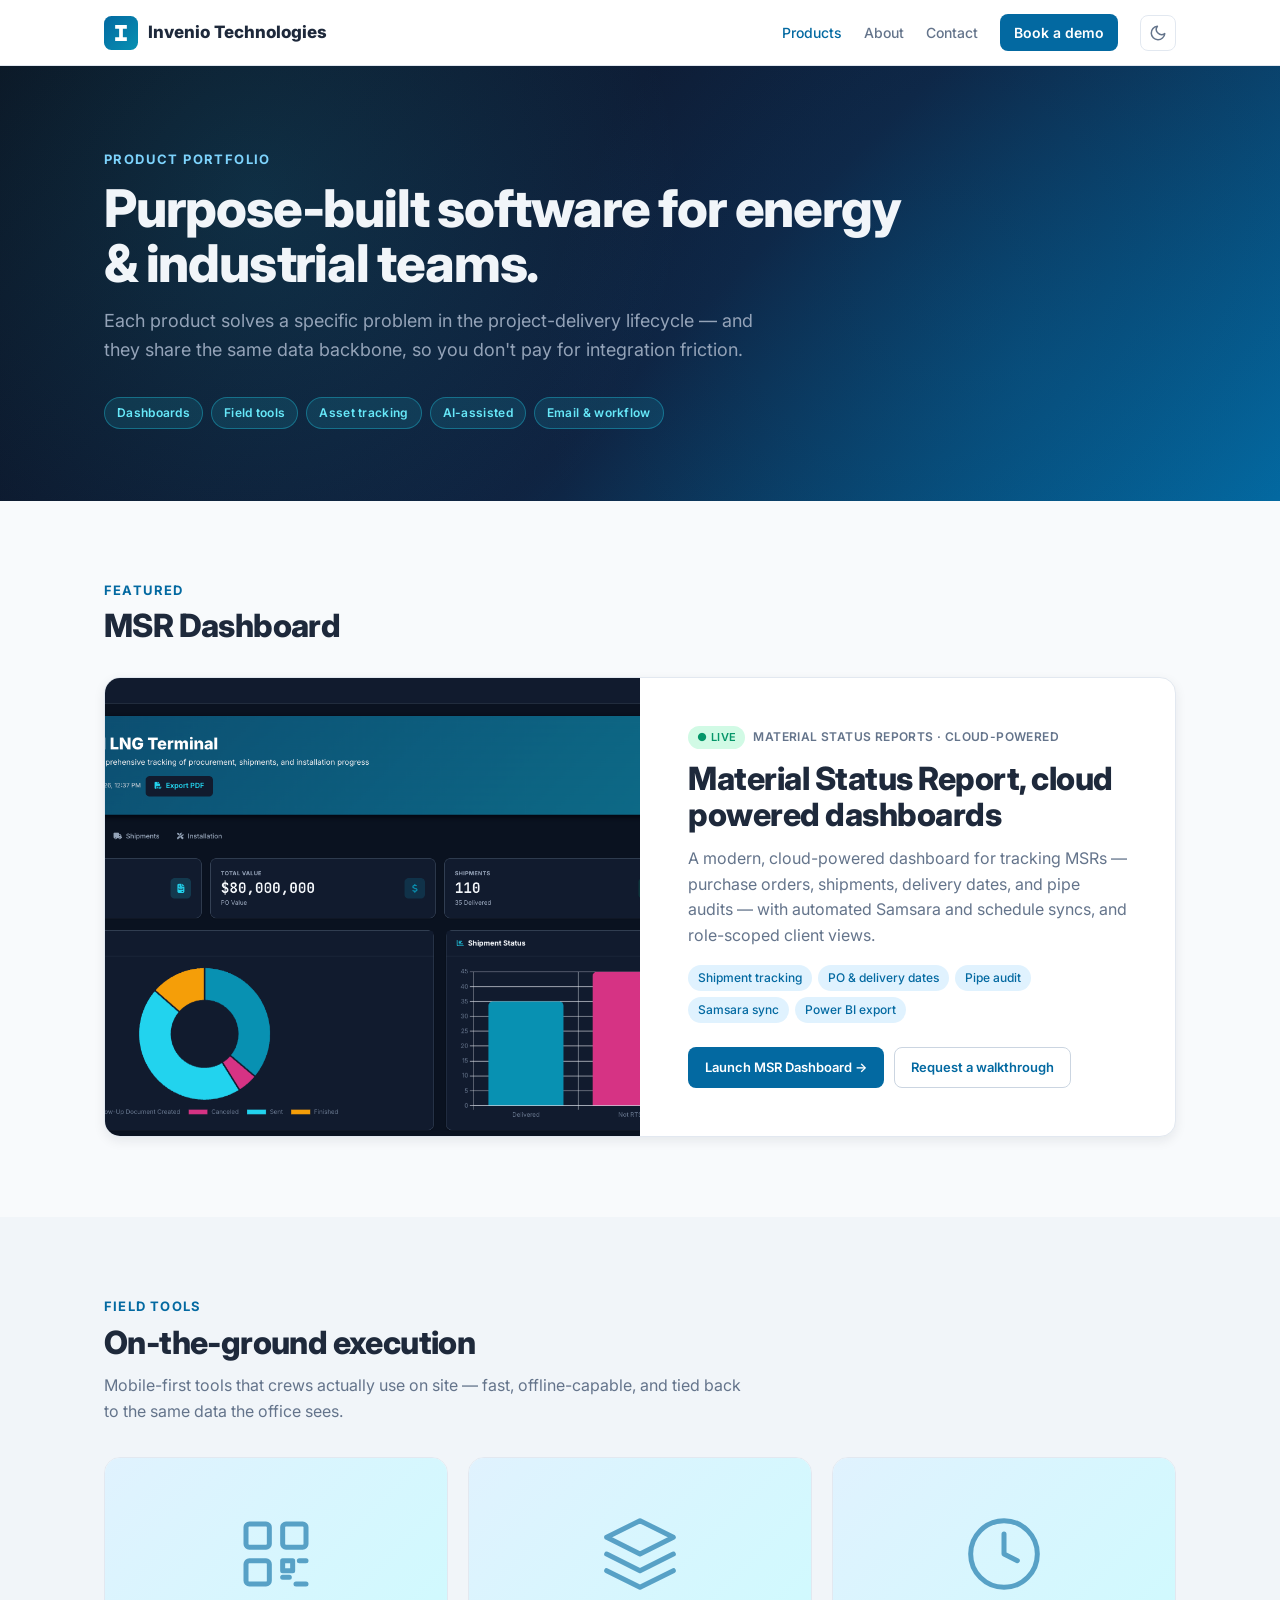
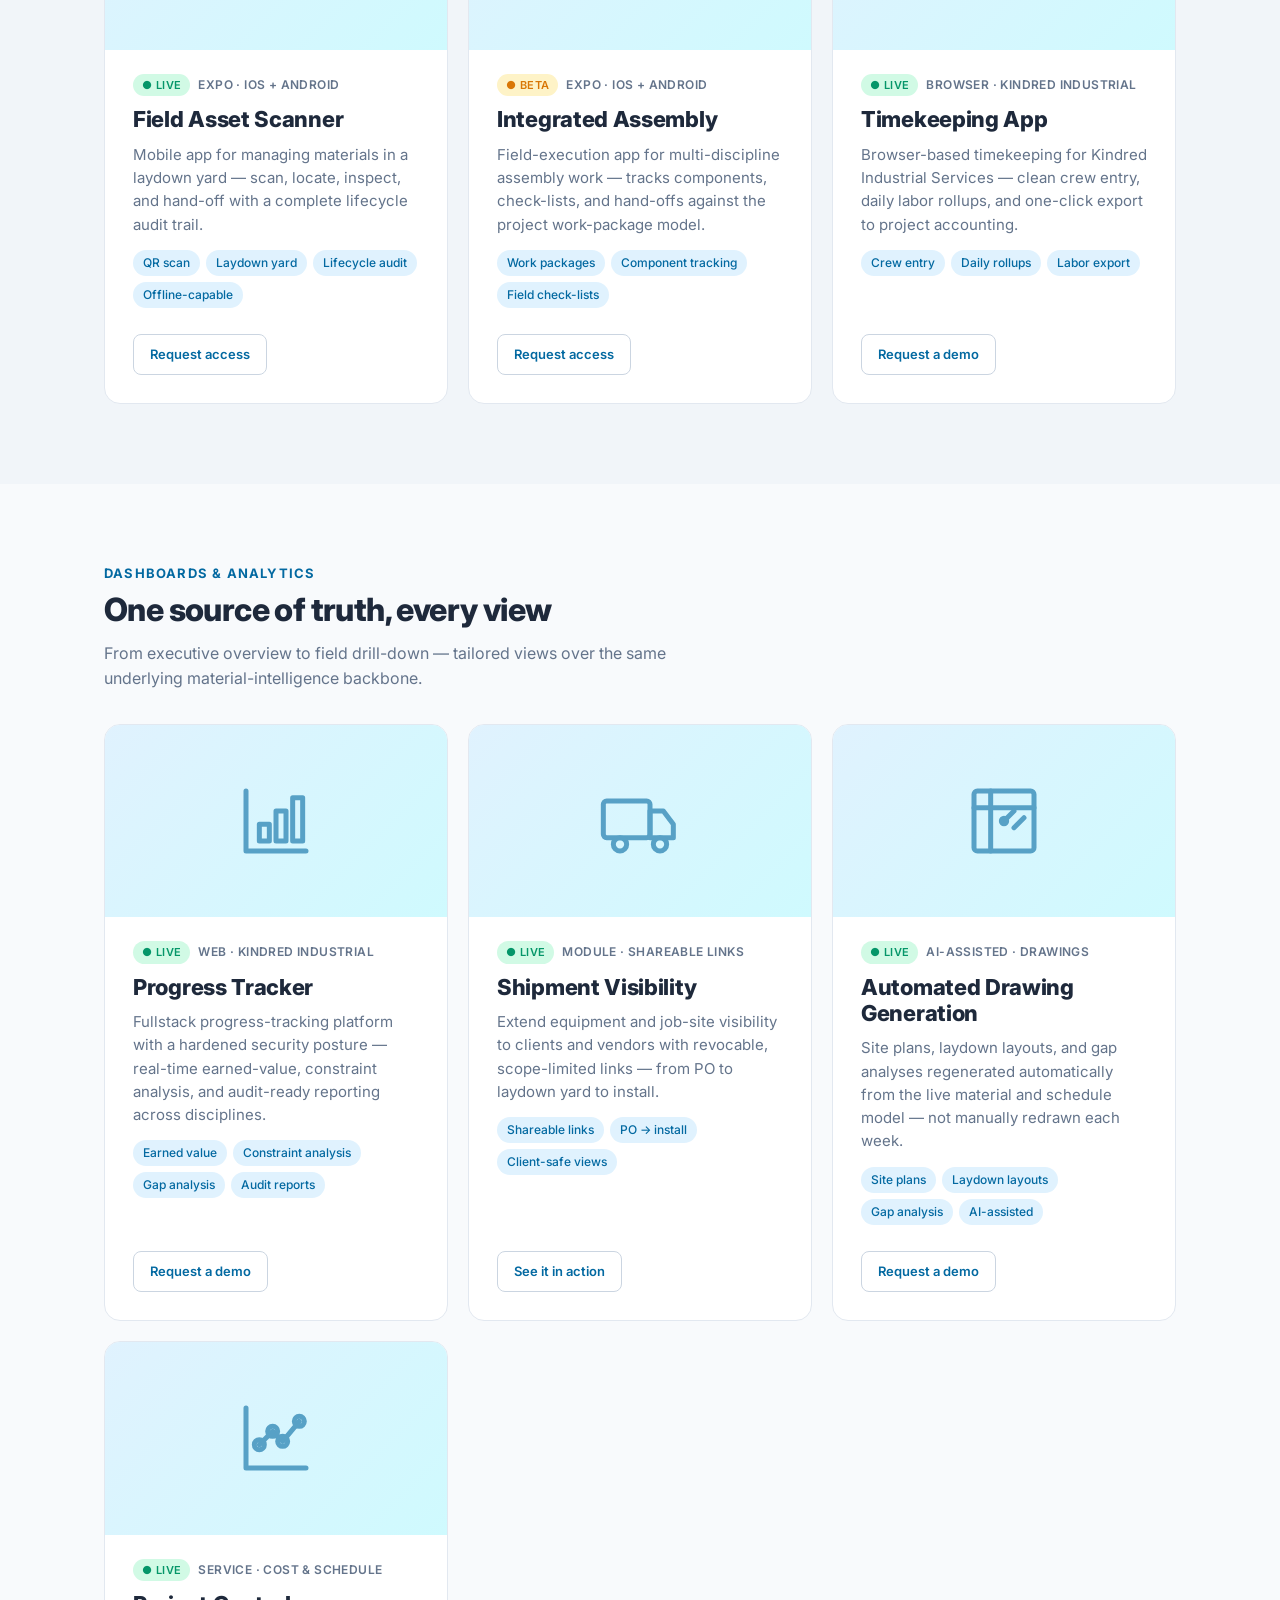
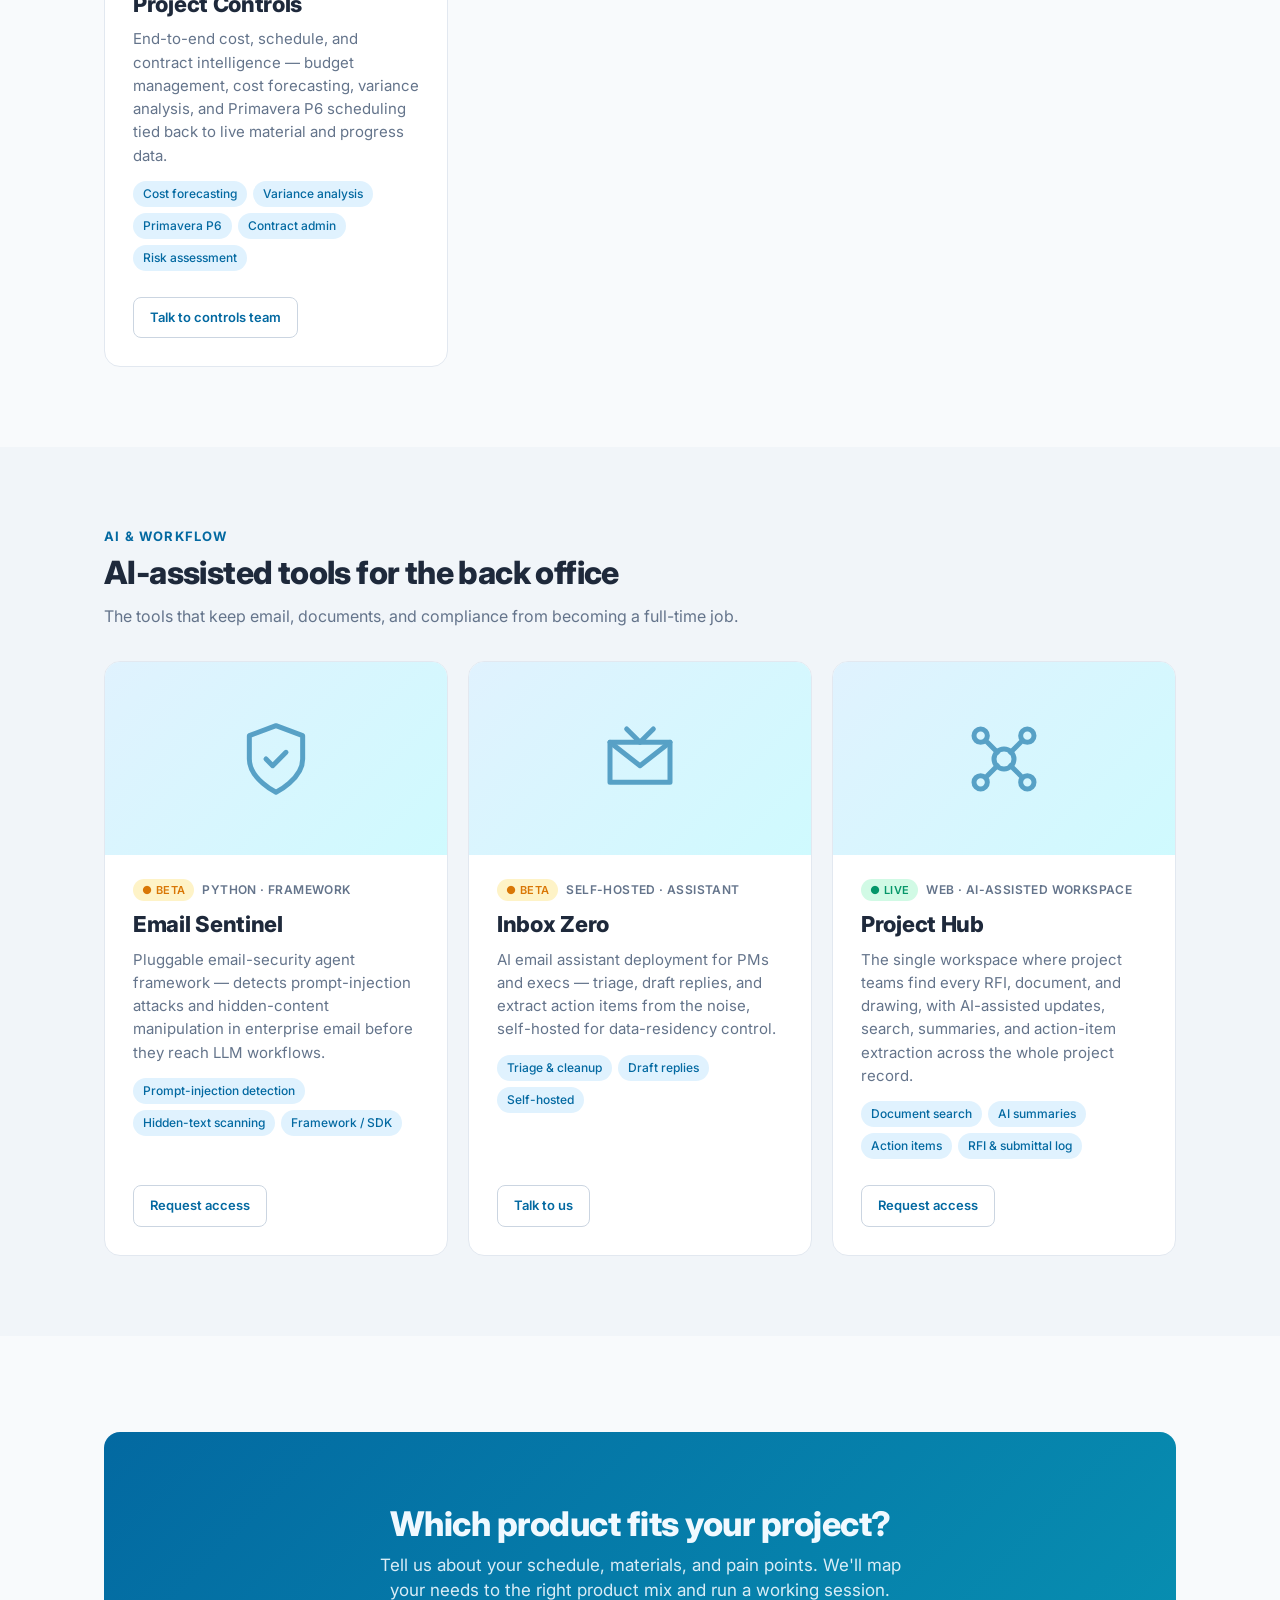
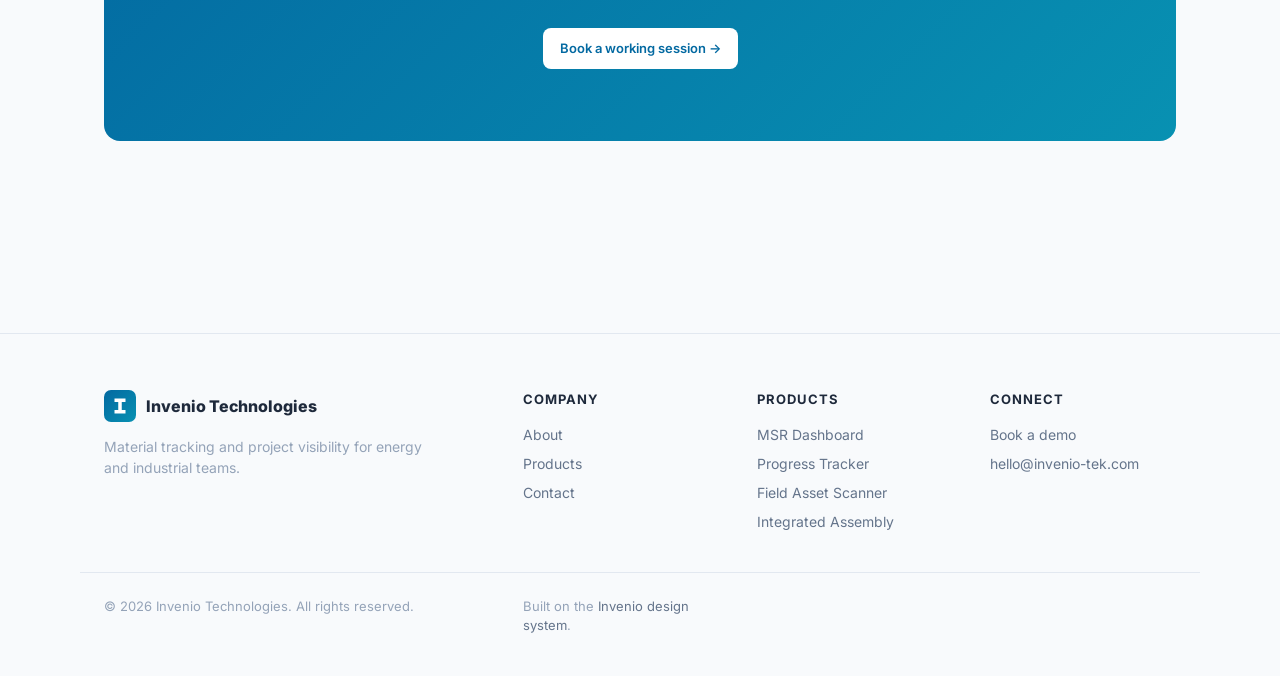
<file: portfolio.html>
<!DOCTYPE html>
<html lang="en">
<head>
<meta charset="UTF-8">
<meta name="viewport" content="width=device-width, initial-scale=1.0">
<title>Products — Invenio Technologies</title>
<meta name="description" content="The Invenio product portfolio — material tracking, scheduling, field execution, and AI-assisted tools for energy and industrial project teams.">
<meta property="og:title" content="Invenio Products">
<meta property="og:description" content="Our portfolio of material-tracking, scheduling, and field-execution products.">
<meta property="og:type" content="website">
<link rel="icon" type="image/svg+xml" href="favicon.svg">
<link rel="preconnect" href="https://fonts.googleapis.com">
<link rel="preconnect" href="https://fonts.gstatic.com" crossorigin>
<link href="https://fonts.googleapis.com/css2?family=Inter:wght@400;500;600;700;800;900&family=JetBrains+Mono:wght@400;600&display=swap" rel="stylesheet">
<style>
  :root,
  [data-theme="light"] {
    --canvas: #f8fafc;
    --surface: #ffffff;
    --raised: #f1f5f9;
    --border: #e2e8f0;
    --border-strong: #cbd5e1;
    --text: #1e293b;
    --text-muted: #64748b;
    --text-subtle: #94a3b8;
    --text-inverse: #ffffff;
    --primary: #0369a1;
    --primary-hover: #075985;
    --primary-soft: #e0f2fe;
    --accent: #0891b2;
    --accent-soft: #cffafe;
    --success: #059669;
    --success-soft: #D1FAE5;
    --warn: #D97706;
    --warn-soft: #FEF3C7;
    --info: #7C3AED;
    --info-soft: #EDE9FE;
    --radius-sm: 6px;
    --radius-md: 8px;
    --radius-lg: 12px;
    --radius-xl: 16px;
    --shadow-sm: 0 1px 2px rgba(15,23,42,0.05);
    --shadow-md: 0 4px 12px rgba(15,23,42,0.08);
    --shadow-lg: 0 12px 28px rgba(15,23,42,0.12);
    --nav-bg: rgba(255,255,255,0.92);
    --hero-bg: linear-gradient(135deg, #0B1220 0%, #0F2240 55%, #0369A1 100%);
    --hero-text: #F1F5F9;
    --hero-muted: #94A3B8;
    --motion-fast: 120ms;
    --motion-standard: 180ms;
    --ease-standard: cubic-bezier(0.2, 0, 0, 1);
    --mono: 'JetBrains Mono', ui-monospace, Menlo, monospace;
  }
  [data-theme="dark"] {
    --canvas: #0b1220;
    --surface: #111a2e;
    --raised: #1a2744;
    --border: #334155;
    --border-strong: #475569;
    --text: #f1f5f9;
    --text-muted: #94a3b8;
    --text-subtle: #64748b;
    --text-inverse: #0b1220;
    --primary: #22d3ee;
    --primary-hover: #67e8f9;
    --primary-soft: rgba(34,211,238,0.14);
    --accent: #0891b2;
    --accent-soft: rgba(8,145,178,0.18);
    --success: #10b981;
    --success-soft: rgba(16,185,129,0.15);
    --warn: #F59E0B;
    --warn-soft: rgba(245,158,11,0.15);
    --info: #8B5CF6;
    --info-soft: rgba(139,92,246,0.15);
    --nav-bg: rgba(11,18,32,0.88);
    --shadow-sm: 0 1px 2px rgba(0,0,0,0.4);
    --shadow-md: 0 4px 12px rgba(0,0,0,0.5);
    --shadow-lg: 0 12px 28px rgba(0,0,0,0.6);
    --hero-bg: linear-gradient(135deg, #05070D 0%, #0B1220 55%, #0E3A5F 100%);
  }
  * { margin: 0; padding: 0; box-sizing: border-box; }
  html { scroll-behavior: smooth; }
  body {
    font-family: 'Inter', system-ui, -apple-system, sans-serif;
    background: var(--canvas);
    color: var(--text);
    line-height: 1.5;
    -webkit-font-smoothing: antialiased;
    transition: background-color var(--motion-standard) var(--ease-standard), color var(--motion-standard) var(--ease-standard);
  }
  a { color: var(--primary); text-decoration: none; }
  a:hover { color: var(--primary-hover); }
  img { max-width: 100%; display: block; }

  .container { max-width: 1120px; margin: 0 auto; padding: 0 24px; }

  /* ── Nav ──────────────────────────────────────────── */
  nav {
    background: var(--nav-bg);
    backdrop-filter: blur(12px);
    -webkit-backdrop-filter: blur(12px);
    border-bottom: 1px solid var(--border);
    padding: 14px 0;
    position: sticky; top: 0; z-index: 100;
  }
  nav .container { display: flex; align-items: center; justify-content: space-between; gap: 16px; }
  .logo { display: flex; align-items: center; gap: 10px; font-weight: 800; font-size: 17px; color: var(--text); }
  .logo img { width: 34px; height: 34px; display: block; }
  .nav-links { display: flex; gap: 22px; align-items: center; }
  .nav-links a { color: var(--text-muted); font-size: 14px; font-weight: 500; }
  .nav-links a:hover { color: var(--primary); }
  .nav-links a.active { color: var(--primary); }
  .nav-links a.cta {
    background: var(--primary); color: var(--text-inverse);
    padding: 8px 14px; border-radius: var(--radius-md); font-weight: 600;
  }
  .nav-links a.cta:hover { background: var(--primary-hover); color: var(--text-inverse); }
  .theme-toggle {
    display: inline-flex; align-items: center; justify-content: center;
    width: 36px; height: 36px;
    border: 1px solid var(--border); background: var(--surface); color: var(--text-muted);
    border-radius: var(--radius-md); cursor: pointer;
    transition: color var(--motion-fast) var(--ease-standard), border-color var(--motion-fast) var(--ease-standard);
  }
  .theme-toggle:hover { color: var(--primary); border-color: var(--primary); }
  .theme-toggle svg { width: 18px; height: 18px; }
  [data-theme="light"] .theme-toggle .icon-sun { display: none; }
  [data-theme="dark"] .theme-toggle .icon-moon { display: none; }

  /* ── Page hero ────────────────────────────────────── */
  .page-hero {
    background: var(--hero-bg);
    color: var(--hero-text);
    padding: 80px 0 72px;
    position: relative; overflow: hidden;
  }
  .page-hero::after {
    content: ""; position: absolute; inset: 0;
    background-image:
      radial-gradient(circle at 20% 30%, rgba(34,211,238,0.12), transparent 40%),
      radial-gradient(circle at 80% 70%, rgba(3,105,161,0.22), transparent 45%);
    pointer-events: none;
  }
  .page-hero .container { position: relative; z-index: 1; }
  .page-hero .eyebrow {
    font-size: 13px; font-weight: 700; letter-spacing: 1.4px;
    text-transform: uppercase; color: #7dd3fc;
  }
  .page-hero h1 {
    font-size: 52px; font-weight: 800; line-height: 1.05;
    letter-spacing: -1.2px; margin: 12px 0 16px; max-width: 820px;
  }
  .page-hero p {
    font-size: 18px; color: var(--hero-muted); max-width: 680px; line-height: 1.6;
  }

  /* ── Category chips / filter bar ──────────────────── */
  .chip-bar {
    display: flex; flex-wrap: wrap; gap: 8px; margin-top: 32px;
  }
  .chip {
    display: inline-flex; align-items: center;
    padding: 6px 12px; border-radius: 999px;
    font-size: 12px; font-weight: 600; letter-spacing: 0.3px;
    background: rgba(34,211,238,0.12); color: #67e8f9;
    border: 1px solid rgba(34,211,238,0.35);
  }

  /* ── Section scaffolding ──────────────────────────── */
  .section { padding: 80px 0; }
  .section.alt { background: var(--raised); }
  .section-head { margin-bottom: 32px; }
  .section-head .eyebrow {
    font-size: 13px; font-weight: 700; letter-spacing: 1.2px;
    text-transform: uppercase; color: var(--primary); display: block;
  }
  .section-head h2 {
    font-size: 32px; font-weight: 800; letter-spacing: -0.6px;
    line-height: 1.15; margin-top: 8px;
  }
  .section-head p {
    color: var(--text-muted); font-size: 16px; line-height: 1.6;
    margin-top: 12px; max-width: 640px;
  }

  /* ── Product card ─────────────────────────────────── */
  .product-grid {
    display: grid;
    grid-template-columns: repeat(auto-fit, minmax(320px, 1fr));
    gap: 20px;
  }
  .product {
    background: var(--surface);
    border: 1px solid var(--border);
    border-radius: var(--radius-xl);
    overflow: hidden;
    display: flex; flex-direction: column;
    transition: transform var(--motion-fast) var(--ease-standard), border-color var(--motion-fast) var(--ease-standard), box-shadow var(--motion-fast) var(--ease-standard);
  }
  .product:hover {
    border-color: var(--primary);
    transform: translateY(-2px);
    box-shadow: var(--shadow-lg);
  }
  .product-visual {
    aspect-ratio: 16 / 9;
    background: var(--raised);
    display: flex; align-items: center; justify-content: center;
    overflow: hidden;
    position: relative;
  }
  .product-visual img {
    width: 100%; height: 100%; object-fit: cover;
  }
  .product-visual.placeholder {
    background: linear-gradient(135deg, var(--primary-soft) 0%, var(--accent-soft) 100%);
    color: var(--primary);
  }
  .product-visual.placeholder svg { width: 80px; height: 80px; opacity: 0.6; }
  [data-theme="dark"] .product-visual.placeholder {
    background: linear-gradient(135deg, rgba(34,211,238,0.18) 0%, rgba(8,145,178,0.18) 100%);
  }
  .product-body {
    padding: 24px 28px 28px;
    display: flex; flex-direction: column; gap: 10px; flex: 1;
  }
  .product-meta {
    display: flex; flex-wrap: wrap; align-items: center; gap: 8px;
    font-size: 12px; font-weight: 600; letter-spacing: 0.4px;
    text-transform: uppercase; color: var(--text-muted);
  }
  .tag {
    display: inline-flex; align-items: center; gap: 4px;
    padding: 3px 9px; border-radius: 999px; font-size: 11px; font-weight: 600;
    letter-spacing: 0.4px;
  }
  .tag-live { background: var(--success-soft); color: var(--success); }
  .tag-beta { background: var(--warn-soft); color: var(--warn); }
  .tag-preview { background: var(--info-soft); color: var(--info); }
  .tag-internal { background: var(--raised); color: var(--text-muted); border: 1px solid var(--border); }
  .product-body h3 {
    font-size: 22px; font-weight: 800; letter-spacing: -0.3px; line-height: 1.2;
  }
  .product-body p {
    color: var(--text-muted); font-size: 15px; line-height: 1.55;
  }
  .product-features {
    list-style: none;
    display: flex; flex-wrap: wrap; gap: 6px;
    margin-top: 4px;
  }
  .product-features li {
    font-size: 12px; font-weight: 500;
    padding: 4px 10px; border-radius: 999px;
    background: var(--primary-soft); color: var(--primary);
  }
  .product-actions {
    margin-top: auto; padding-top: 16px;
    display: flex; gap: 10px; flex-wrap: wrap;
  }
  .btn {
    display: inline-flex; align-items: center; gap: 6px;
    padding: 10px 16px; border-radius: var(--radius-md);
    font-size: 13px; font-weight: 600; border: 1px solid transparent;
    transition: background var(--motion-fast) var(--ease-standard), color var(--motion-fast) var(--ease-standard), border-color var(--motion-fast) var(--ease-standard);
    cursor: pointer;
  }
  .btn-primary { background: var(--primary); color: var(--text-inverse); }
  .btn-primary:hover { background: var(--primary-hover); color: var(--text-inverse); }
  .btn-outline {
    background: transparent; color: var(--primary);
    border-color: var(--border-strong);
  }
  .btn-outline:hover { border-color: var(--primary); }

  /* ── Featured / hero product ──────────────────────── */
  .featured {
    background: var(--surface);
    border: 1px solid var(--border);
    border-radius: var(--radius-xl);
    overflow: hidden;
    display: grid; grid-template-columns: 1fr 1fr;
    box-shadow: var(--shadow-md);
  }
  .featured-visual {
    background: var(--raised);
    min-height: 380px;
    display: flex; align-items: center; justify-content: center;
    overflow: hidden;
  }
  .featured-visual img {
    width: 100%; height: 100%; object-fit: cover;
  }
  .featured-body {
    padding: 48px 48px; display: flex; flex-direction: column; justify-content: center; gap: 12px;
  }
  .featured-body h3 {
    font-size: 32px; font-weight: 800; letter-spacing: -0.5px; line-height: 1.15;
  }
  .featured-body p {
    color: var(--text-muted); font-size: 16px; line-height: 1.6;
  }
  .featured-body .product-actions { padding-top: 12px; }

  /* ── CTA band ─────────────────────────────────────── */
  .cta-band {
    background: linear-gradient(135deg, #0369A1 0%, #0891B2 100%);
    color: #F0F9FF;
    text-align: center;
    padding: 72px 24px;
    border-radius: var(--radius-xl);
    max-width: 1072px; margin: 0 auto;
  }
  .cta-band h2 {
    font-size: 34px; font-weight: 800; letter-spacing: -0.5px;
    line-height: 1.15; margin-bottom: 10px;
  }
  .cta-band p { font-size: 17px; opacity: 0.9; max-width: 560px; margin: 0 auto 24px; }
  .cta-band .btn-primary { background: #FFFFFF; color: #0369A1; }
  .cta-band .btn-primary:hover { background: #F0F9FF; color: #075985; }

  /* ── Footer ───────────────────────────────────────── */
  footer {
    padding: 56px 0 40px;
    border-top: 1px solid var(--border);
    color: var(--text-subtle); font-size: 14px;
    margin-top: 96px;
  }
  footer .container {
    display: grid; grid-template-columns: 2fr 1fr 1fr 1fr; gap: 48px;
  }
  footer h4 {
    font-size: 13px; font-weight: 700; text-transform: uppercase;
    letter-spacing: 1px; color: var(--text); margin-bottom: 14px;
  }
  footer ul { list-style: none; }
  footer li { margin-bottom: 8px; }
  footer a { color: var(--text-muted); }
  footer a:hover { color: var(--primary); }
  .footer-brand { display: flex; align-items: center; gap: 10px; margin-bottom: 14px; }
  .footer-brand img { width: 32px; height: 32px; }
  .footer-brand span { font-weight: 800; font-size: 16px; color: var(--text); }
  .footer-bottom {
    max-width: 1120px; margin: 32px auto 0;
    padding: 24px 24px 0;
    border-top: 1px solid var(--border);
    display: flex; justify-content: space-between; flex-wrap: wrap; gap: 12px;
    color: var(--text-subtle); font-size: 13px;
  }

  /* ── Responsive ───────────────────────────────────── */
  @media (max-width: 860px) {
    .page-hero h1 { font-size: 40px; }
    .section { padding: 64px 0; }
    .featured { grid-template-columns: 1fr; }
    .featured-visual { min-height: 240px; }
    .featured-body { padding: 32px 28px; }
    .featured-body h3 { font-size: 26px; }
    footer .container { grid-template-columns: 1fr 1fr; }
  }
  @media (max-width: 560px) {
    .nav-links a:not(.cta):not(.theme-toggle) { display: none; }
    .page-hero h1 { font-size: 32px; }
    .cta-band h2 { font-size: 26px; }
    footer .container { grid-template-columns: 1fr; }
  }
</style>
</head>
<body>

<nav>
  <div class="container">
    <a href="/" class="logo">
      <img src="brand/invenio-mark.svg" alt="" id="logo-mark">
      <span>Invenio Technologies</span>
    </a>
    <div class="nav-links">
      <a href="portfolio.html" class="active">Products</a>
      <a href="about.html">About</a>
      <a href="contact.html">Contact</a>
      <a href="contact.html" class="cta">Book a demo</a>
      <button type="button" id="theme-toggle" class="theme-toggle" aria-label="Toggle color theme">
        <svg class="icon-moon" viewBox="0 0 24 24" fill="none" stroke="currentColor" stroke-width="2" stroke-linecap="round" stroke-linejoin="round"><path d="M21 12.79A9 9 0 1 1 11.21 3 7 7 0 0 0 21 12.79z"/></svg>
        <svg class="icon-sun" viewBox="0 0 24 24" fill="none" stroke="currentColor" stroke-width="2" stroke-linecap="round" stroke-linejoin="round"><circle cx="12" cy="12" r="4"/><path d="M12 2v2M12 20v2M4.93 4.93l1.41 1.41M17.66 17.66l1.41 1.41M2 12h2M20 12h2M4.93 19.07l1.41-1.41M17.66 6.34l1.41-1.41"/></svg>
      </button>
    </div>
  </div>
</nav>

<!-- ── HERO ─────────────────────────────────────────── -->
<header class="page-hero">
  <div class="container">
    <span class="eyebrow">Product portfolio</span>
    <h1>Purpose-built software for energy &amp; industrial teams.</h1>
    <p>Each product solves a specific problem in the project-delivery lifecycle — and they share the same data backbone, so you don't pay for integration friction.</p>
    <div class="chip-bar">
      <span class="chip">Dashboards</span>
      <span class="chip">Field tools</span>
      <span class="chip">Asset tracking</span>
      <span class="chip">AI-assisted</span>
      <span class="chip">Email &amp; workflow</span>
    </div>
  </div>
</header>

<!-- ── FEATURED: MSR DASHBOARD ──────────────────────── -->
<section class="section" id="msr">
  <div class="container">
    <div class="section-head">
      <span class="eyebrow">Featured</span>
      <h2>MSR Dashboard</h2>
    </div>
    <div class="featured">
      <div class="featured-visual">
        <img src="DigitalProduct/MSRDashboard.png" alt="MSR Dashboard — Greenfield LNG Terminal overview" loading="lazy">
      </div>
      <div class="featured-body">
        <div class="product-meta">
          <span class="tag tag-live">● Live</span>
          <span>Material Status Reports · Cloud-powered</span>
        </div>
        <h3>Material Status Report, cloud powered dashboards</h3>
        <p>A modern, cloud-powered dashboard for tracking MSRs — purchase orders, shipments, delivery dates, and pipe audits — with automated Samsara and schedule syncs, and role-scoped client views.</p>
        <ul class="product-features">
          <li>Shipment tracking</li>
          <li>PO &amp; delivery dates</li>
          <li>Pipe audit</li>
          <li>Samsara sync</li>
          <li>Power BI export</li>
        </ul>
        <div class="product-actions">
          <a class="btn btn-primary" href="https://invenio-msr.netlify.app" target="_blank" rel="noopener">
            Launch MSR Dashboard →
          </a>
          <a class="btn btn-outline" href="contact.html">Request a walkthrough</a>
        </div>
      </div>
    </div>
  </div>
</section>

<!-- ── FIELD TOOLS ─────────────────────────────────── -->
<section class="section alt">
  <div class="container">
    <div class="section-head">
      <span class="eyebrow">Field tools</span>
      <h2>On-the-ground execution</h2>
      <p>Mobile-first tools that crews actually use on site — fast, offline-capable, and tied back to the same data the office sees.</p>
    </div>

    <div class="product-grid">

      <!-- Field Asset Scanner (Invenio Field) -->
      <article class="product" id="qr-scanner">
        <div class="product-visual placeholder">
          <svg viewBox="0 0 24 24" fill="none" stroke="currentColor" stroke-width="1.5" stroke-linecap="round" stroke-linejoin="round"><rect x="3" y="3" width="7" height="7" rx="1"/><rect x="14" y="3" width="7" height="7" rx="1"/><rect x="3" y="14" width="7" height="7" rx="1"/><path d="M14 14h3v3h-3zM19 14h2M14 19h2M18 21h3"/></svg>
        </div>
        <div class="product-body">
          <div class="product-meta">
            <span class="tag tag-live">● Live</span>
            <span>Expo · iOS + Android</span>
          </div>
          <h3>Field Asset Scanner</h3>
          <p>Mobile app for managing materials in a laydown yard — scan, locate, inspect, and hand-off with a complete lifecycle audit trail.</p>
          <ul class="product-features">
            <li>QR scan</li>
            <li>Laydown yard</li>
            <li>Lifecycle audit</li>
            <li>Offline-capable</li>
          </ul>
          <div class="product-actions">
            <a class="btn btn-outline" href="contact.html">Request access</a>
          </div>
        </div>
      </article>

      <!-- Integrated Assembly -->
      <article class="product" id="ia">
        <div class="product-visual placeholder">
          <svg viewBox="0 0 24 24" fill="none" stroke="currentColor" stroke-width="1.5" stroke-linecap="round" stroke-linejoin="round"><path d="M2 12l10 5 10-5"/><path d="M2 7l10 5 10-5L12 2 2 7z"/><path d="M2 17l10 5 10-5"/></svg>
        </div>
        <div class="product-body">
          <div class="product-meta">
            <span class="tag tag-beta">● Beta</span>
            <span>Expo · iOS + Android</span>
          </div>
          <h3>Integrated Assembly</h3>
          <p>Field-execution app for multi-discipline assembly work — tracks components, check-lists, and hand-offs against the project work-package model.</p>
          <ul class="product-features">
            <li>Work packages</li>
            <li>Component tracking</li>
            <li>Field check-lists</li>
          </ul>
          <div class="product-actions">
            <a class="btn btn-outline" href="contact.html">Request access</a>
          </div>
        </div>
      </article>

      <!-- Timekeeping -->
      <article class="product" id="timekeeping">
        <div class="product-visual placeholder">
          <svg viewBox="0 0 24 24" fill="none" stroke="currentColor" stroke-width="1.5" stroke-linecap="round" stroke-linejoin="round"><circle cx="12" cy="12" r="10"/><polyline points="12 6 12 12 16 14"/></svg>
        </div>
        <div class="product-body">
          <div class="product-meta">
            <span class="tag tag-live">● Live</span>
            <span>Browser · Kindred Industrial</span>
          </div>
          <h3>Timekeeping App</h3>
          <p>Browser-based timekeeping for Kindred Industrial Services — clean crew entry, daily labor rollups, and one-click export to project accounting.</p>
          <ul class="product-features">
            <li>Crew entry</li>
            <li>Daily rollups</li>
            <li>Labor export</li>
          </ul>
          <div class="product-actions">
            <a class="btn btn-outline" href="contact.html">Request a demo</a>
          </div>
        </div>
      </article>

    </div>
  </div>
</section>

<!-- ── DASHBOARDS & ANALYTICS ──────────────────────── -->
<section class="section">
  <div class="container">
    <div class="section-head">
      <span class="eyebrow">Dashboards &amp; analytics</span>
      <h2>One source of truth, every view</h2>
      <p>From executive overview to field drill-down — tailored views over the same underlying material-intelligence backbone.</p>
    </div>

    <div class="product-grid">

      <!-- Progress Tracker -->
      <article class="product" id="progress-tracker">
        <div class="product-visual placeholder">
          <svg viewBox="0 0 24 24" fill="none" stroke="currentColor" stroke-width="1.5" stroke-linecap="round" stroke-linejoin="round"><path d="M3 3v18h18"/><rect x="7" y="13" width="3" height="5"/><rect x="12" y="9" width="3" height="9"/><rect x="17" y="5" width="3" height="13"/></svg>
        </div>
        <div class="product-body">
          <div class="product-meta">
            <span class="tag tag-live">● Live</span>
            <span>Web · Kindred Industrial</span>
          </div>
          <h3>Progress Tracker</h3>
          <p>Fullstack progress-tracking platform with a hardened security posture — real-time earned-value, constraint analysis, and audit-ready reporting across disciplines.</p>
          <ul class="product-features">
            <li>Earned value</li>
            <li>Constraint analysis</li>
            <li>Gap analysis</li>
            <li>Audit reports</li>
          </ul>
          <div class="product-actions">
            <a class="btn btn-outline" href="contact.html">Request a demo</a>
          </div>
        </div>
      </article>

      <!-- Shipment Visibility -->
      <article class="product" id="shipment">
        <div class="product-visual placeholder">
          <svg viewBox="0 0 24 24" fill="none" stroke="currentColor" stroke-width="1.5" stroke-linecap="round" stroke-linejoin="round"><rect x="1" y="6" width="14" height="11" rx="1"/><path d="M15 9h4l3 4v4h-7z"/><circle cx="6" cy="19" r="2"/><circle cx="18" cy="19" r="2"/></svg>
        </div>
        <div class="product-body">
          <div class="product-meta">
            <span class="tag tag-live">● Live</span>
            <span>Module · Shareable links</span>
          </div>
          <h3>Shipment Visibility</h3>
          <p>Extend equipment and job-site visibility to clients and vendors with revocable, scope-limited links — from PO to laydown yard to install.</p>
          <ul class="product-features">
            <li>Shareable links</li>
            <li>PO → install</li>
            <li>Client-safe views</li>
          </ul>
          <div class="product-actions">
            <a class="btn btn-outline" href="contact.html">See it in action</a>
          </div>
        </div>
      </article>

      <!-- Digital Drawing / Site Plan -->
      <article class="product" id="drawings">
        <div class="product-visual placeholder">
          <svg viewBox="0 0 24 24" fill="none" stroke="currentColor" stroke-width="1.5" stroke-linecap="round" stroke-linejoin="round"><rect x="3" y="3" width="18" height="18" rx="1"/><path d="M3 8h18M8 3v18"/><path d="M12 12l3-3M15 14l3-3"/><circle cx="12" cy="12" r="0.8" fill="currentColor"/></svg>
        </div>
        <div class="product-body">
          <div class="product-meta">
            <span class="tag tag-live">● Live</span>
            <span>AI-assisted · Drawings</span>
          </div>
          <h3>Automated Drawing Generation</h3>
          <p>Site plans, laydown layouts, and gap analyses regenerated automatically from the live material and schedule model — not manually redrawn each week.</p>
          <ul class="product-features">
            <li>Site plans</li>
            <li>Laydown layouts</li>
            <li>Gap analysis</li>
            <li>AI-assisted</li>
          </ul>
          <div class="product-actions">
            <a class="btn btn-outline" href="contact.html">Request a demo</a>
          </div>
        </div>
      </article>

      <!-- Project Controls -->
      <article class="product" id="project-controls">
        <div class="product-visual placeholder">
          <svg viewBox="0 0 24 24" fill="none" stroke="currentColor" stroke-width="1.5" stroke-linecap="round" stroke-linejoin="round"><path d="M3 3v18h18"/><path d="M7 14l4-4 3 3 5-6"/><circle cx="7" cy="14" r="1.5"/><circle cx="11" cy="10" r="1.5"/><circle cx="14" cy="13" r="1.5"/><circle cx="19" cy="7" r="1.5"/></svg>
        </div>
        <div class="product-body">
          <div class="product-meta">
            <span class="tag tag-live">● Live</span>
            <span>Service · Cost &amp; schedule</span>
          </div>
          <h3>Project Controls</h3>
          <p>End-to-end cost, schedule, and contract intelligence — budget management, cost forecasting, variance analysis, and Primavera P6 scheduling tied back to live material and progress data.</p>
          <ul class="product-features">
            <li>Cost forecasting</li>
            <li>Variance analysis</li>
            <li>Primavera P6</li>
            <li>Contract admin</li>
            <li>Risk assessment</li>
          </ul>
          <div class="product-actions">
            <a class="btn btn-outline" href="contact.html">Talk to controls team</a>
          </div>
        </div>
      </article>

    </div>
  </div>
</section>

<!-- ── AI & WORKFLOW TOOLS ─────────────────────────── -->
<section class="section alt">
  <div class="container">
    <div class="section-head">
      <span class="eyebrow">AI &amp; workflow</span>
      <h2>AI-assisted tools for the back office</h2>
      <p>The tools that keep email, documents, and compliance from becoming a full-time job.</p>
    </div>

    <div class="product-grid">

      <!-- Email Sentinel -->
      <article class="product" id="email-sentinel">
        <div class="product-visual placeholder">
          <svg viewBox="0 0 24 24" fill="none" stroke="currentColor" stroke-width="1.5" stroke-linecap="round" stroke-linejoin="round"><path d="M12 22s8-4 8-10V5l-8-3-8 3v7c0 6 8 10 8 10z"/><path d="M9 12l2 2 4-4"/></svg>
        </div>
        <div class="product-body">
          <div class="product-meta">
            <span class="tag tag-beta">● Beta</span>
            <span>Python · Framework</span>
          </div>
          <h3>Email Sentinel</h3>
          <p>Pluggable email-security agent framework — detects prompt-injection attacks and hidden-content manipulation in enterprise email before they reach LLM workflows.</p>
          <ul class="product-features">
            <li>Prompt-injection detection</li>
            <li>Hidden-text scanning</li>
            <li>Framework / SDK</li>
          </ul>
          <div class="product-actions">
            <a class="btn btn-outline" href="contact.html">Request access</a>
          </div>
        </div>
      </article>

      <!-- Inbox Zero -->
      <article class="product" id="inbox-zero">
        <div class="product-visual placeholder">
          <svg viewBox="0 0 24 24" fill="none" stroke="currentColor" stroke-width="1.5" stroke-linecap="round" stroke-linejoin="round"><path d="M3 7h18v12H3z"/><path d="M3 7l9 7 9-7"/><path d="M8 3l4 4 4-4"/></svg>
        </div>
        <div class="product-body">
          <div class="product-meta">
            <span class="tag tag-beta">● Beta</span>
            <span>Self-hosted · Assistant</span>
          </div>
          <h3>Inbox Zero</h3>
          <p>AI email assistant deployment for PMs and execs — triage, draft replies, and extract action items from the noise, self-hosted for data-residency control.</p>
          <ul class="product-features">
            <li>Triage &amp; cleanup</li>
            <li>Draft replies</li>
            <li>Self-hosted</li>
          </ul>
          <div class="product-actions">
            <a class="btn btn-outline" href="contact.html">Talk to us</a>
          </div>
        </div>
      </article>

      <!-- Project Hub -->
      <article class="product" id="project-hub">
        <div class="product-visual placeholder">
          <svg viewBox="0 0 24 24" fill="none" stroke="currentColor" stroke-width="1.5" stroke-linecap="round" stroke-linejoin="round"><circle cx="12" cy="12" r="3"/><circle cx="5" cy="5" r="2"/><circle cx="19" cy="5" r="2"/><circle cx="5" cy="19" r="2"/><circle cx="19" cy="19" r="2"/><path d="M7 7l3 3M17 7l-3 3M7 17l3-3M17 17l-3-3"/></svg>
        </div>
        <div class="product-body">
          <div class="product-meta">
            <span class="tag tag-live">● Live</span>
            <span>Web · AI-assisted workspace</span>
          </div>
          <h3>Project Hub</h3>
          <p>The single workspace where project teams find every RFI, document, and drawing, with AI-assisted updates, search, summaries, and action-item extraction across the whole project record.</p>
          <ul class="product-features">
            <li>Document search</li>
            <li>AI summaries</li>
            <li>Action items</li>
            <li>RFI &amp; submittal log</li>
          </ul>
          <div class="product-actions">
            <a class="btn btn-outline" href="contact.html">Request access</a>
          </div>
        </div>
      </article>

    </div>
  </div>
</section>

<!-- ── CTA BAND ─────────────────────────────────────── -->
<section style="padding: 96px 0;">
  <div class="cta-band">
    <h2>Which product fits your project?</h2>
    <p>Tell us about your schedule, materials, and pain points. We'll map your needs to the right product mix and run a working session.</p>
    <a href="contact.html" class="btn btn-primary">Book a working session →</a>
  </div>
</section>

<!-- ── FOOTER ───────────────────────────────────────── -->
<footer>
  <div class="container">
    <div>
      <div class="footer-brand">
        <img src="brand/invenio-mark.svg" alt="" id="footer-mark">
        <span>Invenio Technologies</span>
      </div>
      <p style="max-width: 340px;">Material tracking and project visibility for energy and industrial teams.</p>
    </div>
    <div>
      <h4>Company</h4>
      <ul>
        <li><a href="about.html">About</a></li>
        <li><a href="portfolio.html">Products</a></li>
        <li><a href="contact.html">Contact</a></li>
      </ul>
    </div>
    <div>
      <h4>Products</h4>
      <ul>
        <li><a href="#msr">MSR Dashboard</a></li>
        <li><a href="#progress-tracker">Progress Tracker</a></li>
        <li><a href="#qr-scanner">Field Asset Scanner</a></li>
        <li><a href="#ia">Integrated Assembly</a></li>
      </ul>
    </div>
    <div>
      <h4>Connect</h4>
      <ul>
        <li><a href="contact.html">Book a demo</a></li>
        <li><a href="mailto:hello@invenio-tek.com">hello@invenio-tek.com</a></li>
      </ul>
    </div>
  </div>
  <div class="footer-bottom container">
    <div>© <span id="year"></span> Invenio Technologies. All rights reserved.</div>
    <div>Built on the <a href="https://github.com/TomEnglish/InvenioStyle">Invenio design system</a>.</div>
  </div>
</footer>

<script>
  (function () {
    var root = document.documentElement;
    var stored = null;
    try { stored = localStorage.getItem('invenio-theme'); } catch (_) {}
    var initial = stored || (window.matchMedia && window.matchMedia('(prefers-color-scheme: dark)').matches ? 'dark' : 'light');
    root.setAttribute('data-theme', initial);
    syncMark(initial);

    var btn = document.getElementById('theme-toggle');
    if (btn) btn.addEventListener('click', function () {
      var next = root.getAttribute('data-theme') === 'dark' ? 'light' : 'dark';
      root.setAttribute('data-theme', next);
      try { localStorage.setItem('invenio-theme', next); } catch (_) {}
      syncMark(next);
    });

    function syncMark(theme) {
      var src = theme === 'dark' ? 'brand/invenio-mark-dark.svg' : 'brand/invenio-mark.svg';
      var m1 = document.getElementById('logo-mark');
      var m2 = document.getElementById('footer-mark');
      if (m1) m1.src = src;
      if (m2) m2.src = src;
    }

    var y = document.getElementById('year');
    if (y) y.textContent = String(new Date().getFullYear());
  })();
</script>

</body>
</html>
</file>
